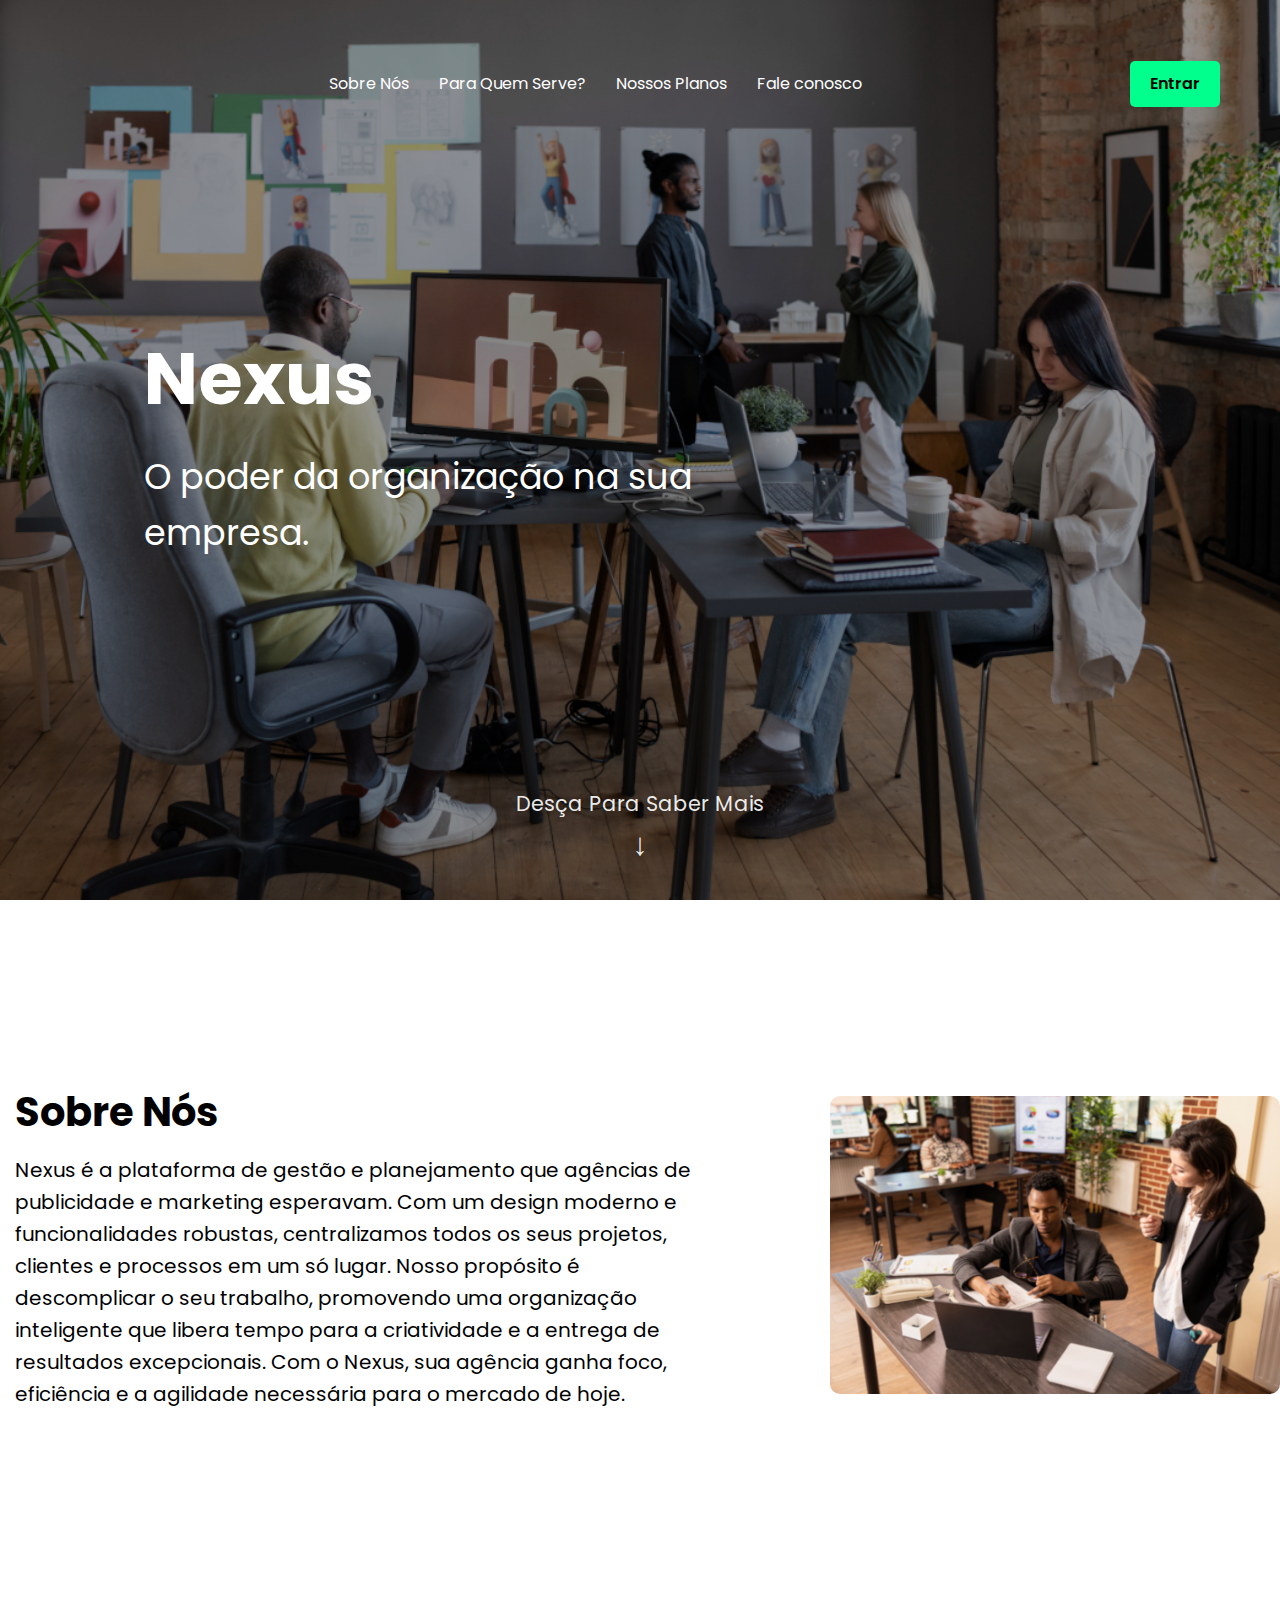
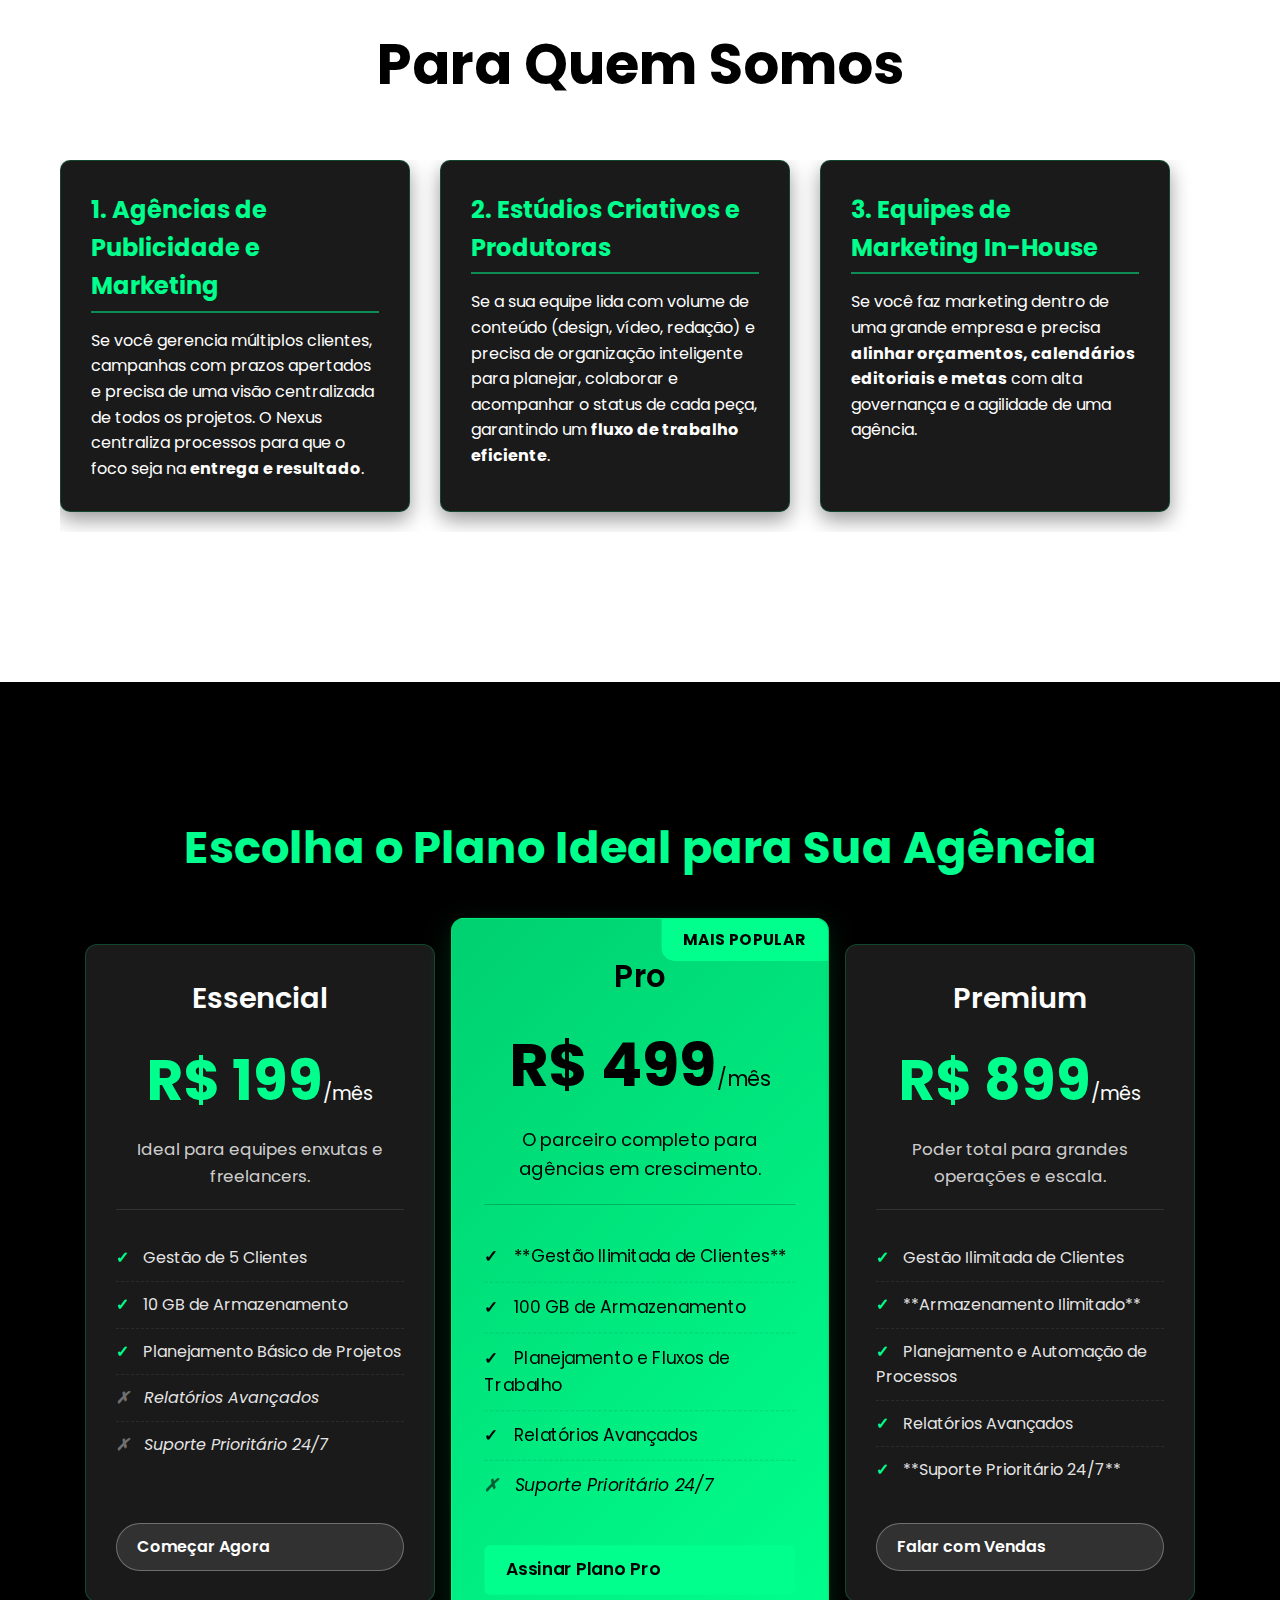
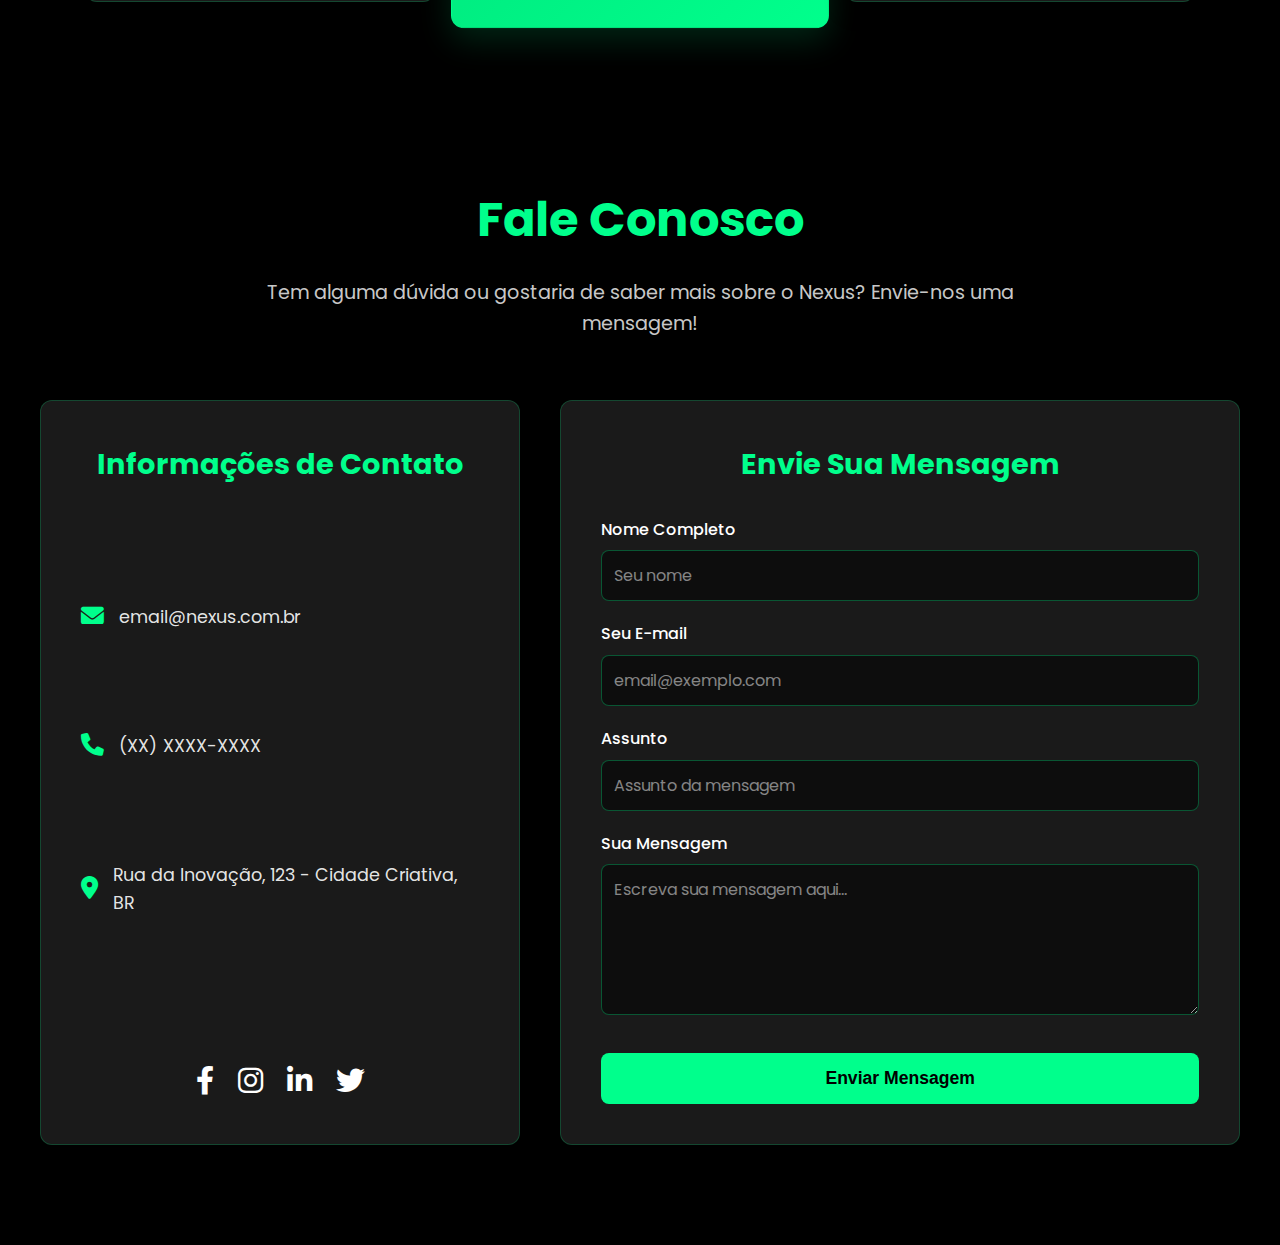
<file: nexus/index.html>
<!DOCTYPE html>
<html lang="pt-br">
<head>
    <meta charset="UTF-8">
    <meta name="viewport" content="width=device-width, initial-scale=1.0">
    <title>Nexus</title>
    <link rel="stylesheet" href="style.css">
    <link rel="stylesheet" href="https://cdnjs.cloudflare.com/ajax/libs/font-awesome/6.0.0-beta3/css/all.min.css" integrity="sha512-..." crossorigin="anonymous" referrerpolicy="no-referrer" />
</head>
<body>
    
    <header class="page-header">
        
        <div class="top-banner">
            <p>Sua organização aqui. <a href="#">Veja nossos Planos.</a>
       </p>
        </div>

        <div class="nav-bar">
            
            <div class="logo">
                
            </div>
            
            <nav class="main-nav">
                <ul>
                    <li><a href="#">Sobre Nós</a></li>
                    <li><a href="#">Para Quem Serve?</a></li>
                    <li><a href="#planos">Nossos Planos</a></li>
                    <li><a href="#">Fale conosco</a></li>
                </ul>
            </nav>
            
            <a href="./TelaLogin/Login.php" class="btn btn-primary">Entrar</a>
        </div>
        
        <div class="hero-section">
            <div class="hero-image"></div>
            
            <div class="hero-content">
                <h1>Nexus</h1>
                <p>O poder da organização na sua empresa.</p>
            </div>

            <div class="scroll-discover">
                <span>Desça Para Saber Mais</span>
                <span class="arrow-down">↓</span>
            </div>
        </div>
        
    </header>
    
    <main>
        <section class="pai-sobre">
        <section class="Sobre">
           <h2>Sobre Nós</h2>
           <p>Nexus é a plataforma de gestão e planejamento que agências de publicidade e marketing esperavam. Com um design moderno e funcionalidades robustas, centralizamos todos os seus projetos, clientes e processos em um só lugar. Nosso propósito é descomplicar o seu trabalho, promovendo uma organização inteligente que libera tempo para a criatividade e a entrega de resultados excepcionais. Com o Nexus, sua agência ganha foco, eficiência e a agilidade necessária para o mercado de hoje.</p>

        </section>
            <div class="imagem-sobre"><img src="diversos-colegas-discutem-ideias-de-estrategia.jpg" alt="imagem de pessoas trabalhando"></div>
        </section>


        <section class="paraquem">
        <h2>Para Quem Somos</h2>

        <div class="box_carrosel">
            
            <div class="topico_box">
                <h3 class="titulo_box">1. Agências de Publicidade e Marketing</h3>
                <p>Se você gerencia múltiplos clientes, campanhas com prazos apertados e precisa de uma visão centralizada de todos os projetos. O Nexus centraliza processos para que o foco seja na <strong>entrega e resultado</strong>.</p>
            </div>

            <div class="topico_box">
                <h3 class="titulo_box">2. Estúdios Criativos e Produtoras</h3>
                <p>Se a sua equipe lida com volume de conteúdo (design, vídeo, redação) e precisa de organização inteligente para planejar, colaborar e acompanhar o status de cada peça, garantindo um <strong>fluxo de trabalho eficiente</strong>.</p>
            </div>

            <div class="topico_box">
                <h3 class="titulo_box">3. Equipes de Marketing In-House</h3>
                <p>Se você faz marketing dentro de uma grande empresa e precisa <strong>alinhar orçamentos, calendários editoriais e metas</strong> com alta governança e a agilidade de uma agência.</p>
            </div>
            
        </div>
        </section>
    </main>

    <aside>
       <section class="secao_precos" id="planos">
    <h2>Escolha o Plano Ideal para Sua Agência</h2>

    <div class="box_planos container"> <div class="card-preco"> <h3 class="titulo_preco">Essencial</h3>
            <p class="preco_plano">R$ 199<span>/mês</span></p>
            <p class="subtitulo_plano">Ideal para equipes enxutas e freelancers.</p>
            <ul class="caract_plano">
                <li><span class="verificado">✓</span> Gestão de 5 Clientes</li>
                <li><span class="verificado">✓</span> 10 GB de Armazenamento</li>
                <li><span class="verificado">✓</span> Planejamento Básico de Projetos</li>
                <li class="desabilitado"><span class="verificado">✗</span> Relatórios Avançados</li>
                <li class="desabilitado"><span class="verificado">✗</span> Suporte Prioritário 24/7</li>
            </ul>
            <a href="#" class="btn btn-secondary">Começar Agora</a>
        </div>

        <div class="card-preco card-preco--apresenta"> <p class="tag_carac">Mais Popular</p>
            <h3 class="titulo_preco">Pro</h3>
            <p class="preco_plano">R$ 499<span>/mês</span></p>
            <p class="subtitulo_plano">O parceiro completo para agências em crescimento.</p>
            <ul class="caract_plano">
                <li><span class="verificado">✓</span> **Gestão Ilimitada de Clientes**</li>
                <li><span class="verificado">✓</span> 100 GB de Armazenamento</li>
                <li><span class="verificado">✓</span> Planejamento e Fluxos de Trabalho</li>
                <li><span class="verificado">✓</span> Relatórios Avançados</li>
                <li class="desabilitado"><span class="verificado">✗</span> Suporte Prioritário 24/7</li>
            </ul>
            <a href="#" class="btn btn-primary">Assinar Plano Pro</a>
        </div>

        <div class="card-preco"> <h3 class="titulo_preco">Premium</h3>
            <p class="preco_plano">R$ 899<span>/mês</span></p>
            <p class="subtitulo_plano">Poder total para grandes operações e escala.</p>
            <ul class="caract_plano">
                <li><span class="verificado">✓</span> Gestão Ilimitada de Clientes</li>
                <li><span class="verificado">✓</span> **Armazenamento Ilimitado**</li>
                <li><span class="verificado">✓</span> Planejamento e Automação de Processos</li>
                <li><span class="verificado">✓</span> Relatórios Avançados</li>
                <li><span class="verificado">✓</span> **Suporte Prioritário 24/7**</li>
            </ul>
            <a href="#" class="btn btn-secondary">Falar com Vendas</a>
        </div>

    </div>
</section>
    </aside>

    <footer>
        <section class="secao-fale-conosco">
    <div class="container">
        <h2 class="titulo-secao">Fale Conosco</h2>
        <p class="subtitulo-secao">Tem alguma dúvida ou gostaria de saber mais sobre o Nexus? Envie-nos uma mensagem!</p>

        <div class="conteudo-fale-conosco">
            <div class="info-contato">
                <h3>Informações de Contato</h3>
                <p><i class="icone-contato fas fa-envelope"></i> email@nexus.com.br</p>
                <p><i class="icone-contato fas fa-phone"></i> (XX) XXXX-XXXX</p>
                <p><i class="icone-contato fas fa-map-marker-alt"></i> Rua da Inovação, 123 - Cidade Criativa, BR</p>
                
                <div class="redes-sociais">
                    <a href="#" class="icone-social"><i class="fab fa-facebook-f"></i></a>
                    <a href="#" class="icone-social"><i class="fab fa-instagram"></i></a>
                    <a href="#" class="icone-social"><i class="fab fa-linkedin-in"></i></a>
                    <a href="#" class="icone-social"><i class="fab fa-twitter"></i></a>
                </div>
            </div>

            <div class="formulario-contato">
                <h3>Envie Sua Mensagem</h3>
                <form action="#" method="POST">
                    <div class="grupo-campo">
                        <label for="nome">Nome Completo</label>
                        <input type="text" id="nome" name="nome" placeholder="Seu nome" required>
                    </div>
                    <div class="grupo-campo">
                        <label for="email">Seu E-mail</label>
                        <input type="email" id="email" name="email" placeholder="email@exemplo.com" required>
                    </div>
                    <div class="grupo-campo">
                        <label for="assunto">Assunto</label>
                        <input type="text" id="assunto" name="assunto" placeholder="Assunto da mensagem" required>
                    </div>
                    <div class="grupo-campo">
                        <label for="mensagem">Sua Mensagem</label>
                        <textarea id="mensagem" name="mensagem" rows="5" placeholder="Escreva sua mensagem aqui..." required></textarea>
                    </div>
                    <button type="submit" class="btn-enviar-contato">Enviar Mensagem</button>
                </form>
            </div>
        </div>
    </div>
</section>
    </footer>
</body>
</html>
</file>
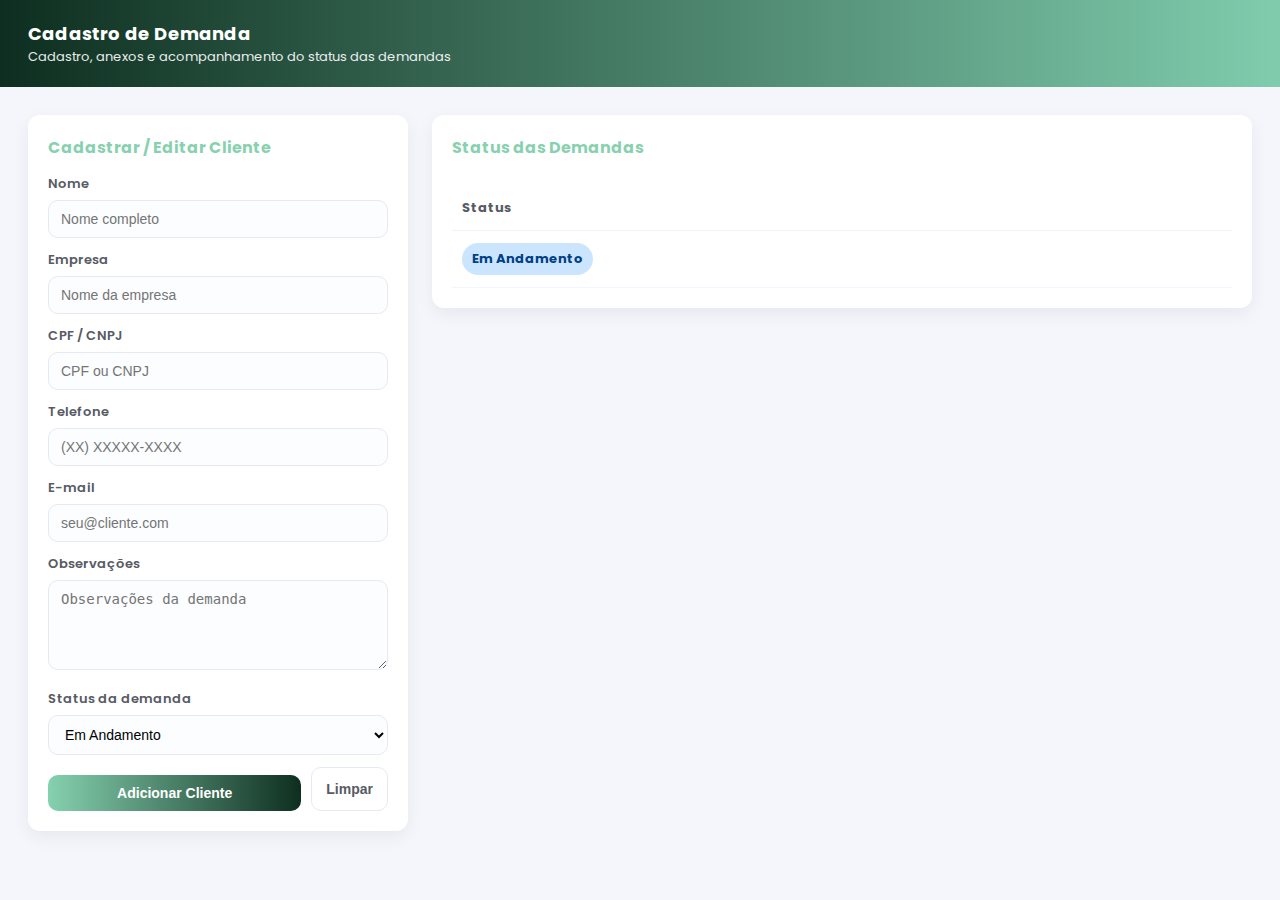
<file: Desenvolvimento/gestaoclientes/index.html>
<!DOCTYPE html>
<html lang="pt-BR">
<head>
  <meta charset="utf-8" />
  <meta name="viewport" content="width=device-width,initial-scale=1" />
  <title>Gestão de Clientes — Plataforma</title>

  <!-- Importa o CSS -->
  <link rel="stylesheet" href="style.css">
</head>
<body>
  <header>
    <div style="display:flex;flex-direction:column;">
      <h1>Cadastro de Demanda</h1>
      <p>Cadastro, anexos e acompanhamento do status das demandas</p>
    </div>
  </header>

  <main class="wrap">
    <section class="card form-side" aria-labelledby="form-title">
      <h2 id="form-title">Cadastrar / Editar Cliente</h2>

      <form id="clientForm" onsubmit="return false;">
        <label for="name">Nome</label>
        <input id="name" type="text" placeholder="Nome completo" required>

        <label for="company">Empresa</label>
        <input id="company" type="text" placeholder="Nome da empresa">

        <label for="cpf">CPF / CNPJ</label>
        <input id="cpf" type="text" placeholder="CPF ou CNPJ">

        <label for="phone">Telefone</label>
        <input id="phone" type="tel" placeholder="(XX) XXXXX-XXXX">

        <label for="email">E-mail</label>
        <input id="email" type="email" placeholder="seu@cliente.com">

        <label for="notes">Observações</label>
        <textarea id="notes" placeholder="Observações da demanda"></textarea>

        <label for="status">Status da demanda</label>
        <select id="status">
          <option value="pendente">Pendente</option>
          <option value="andamento" selected>Em Andamento</option>
          <option value="concluido">Concluído</option>
        </select>

        <div style="display:flex; gap:10px; margin-top:12px;">
          <button id="saveBtn" class="btn btn-primary">Adicionar Cliente</button>
          <button id="resetBtn" class="btn btn-ghost" type="button">Limpar</button>
        </div>

    
      </form>
    </section>

    <section class="card table-side" aria-labelledby="table-title">
      <h2 id="table-title">Status das Demandas</h2>
      <div style="overflow:auto">
        <table>
          <thead>
            <tr>
              <th>Status</th>
            </tr>
          </thead>
          <tbody>
            <tr>
              <td><span class="status">Em Andamento</span></td>
            </tr>
          </tbody>
        </table>
      </div>
    </section>
  </main>

  <!-- Importa o JS -->
  <script src="script.js"></script>
</body>
</html>
</file>
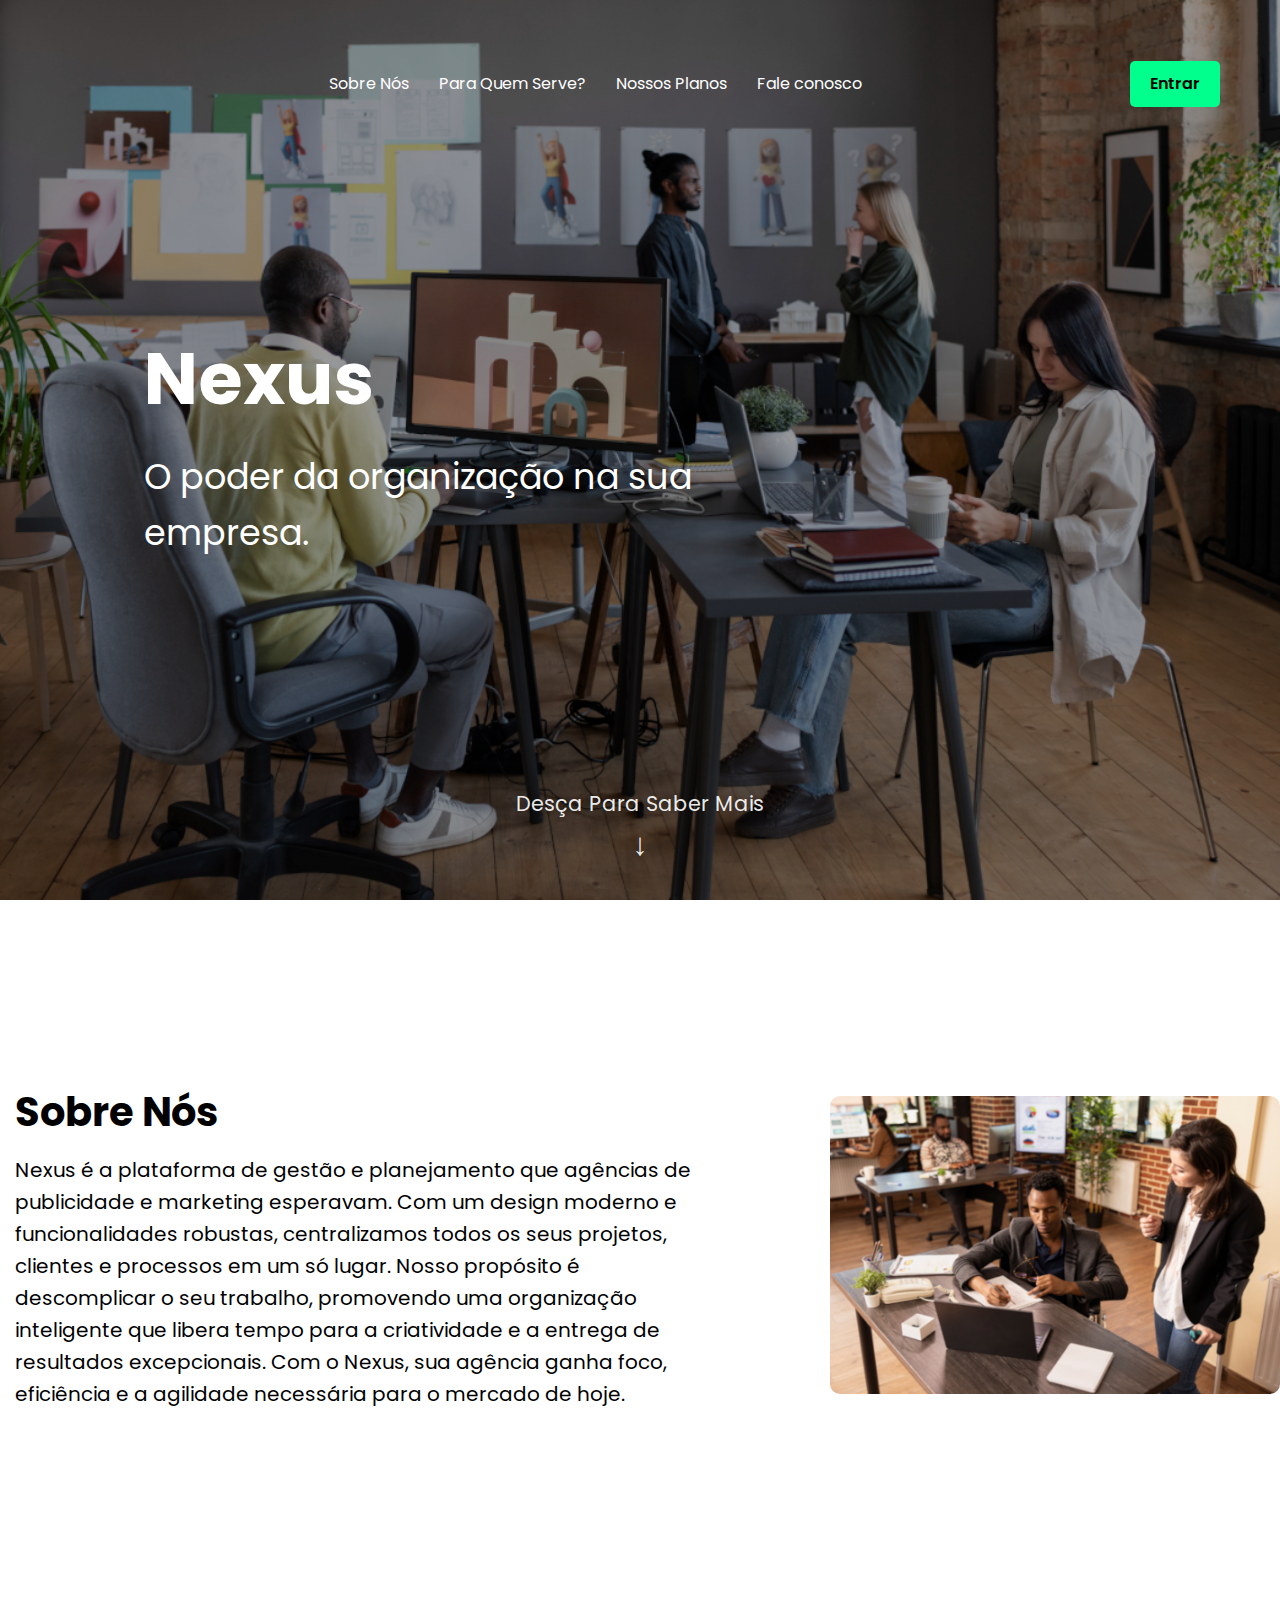
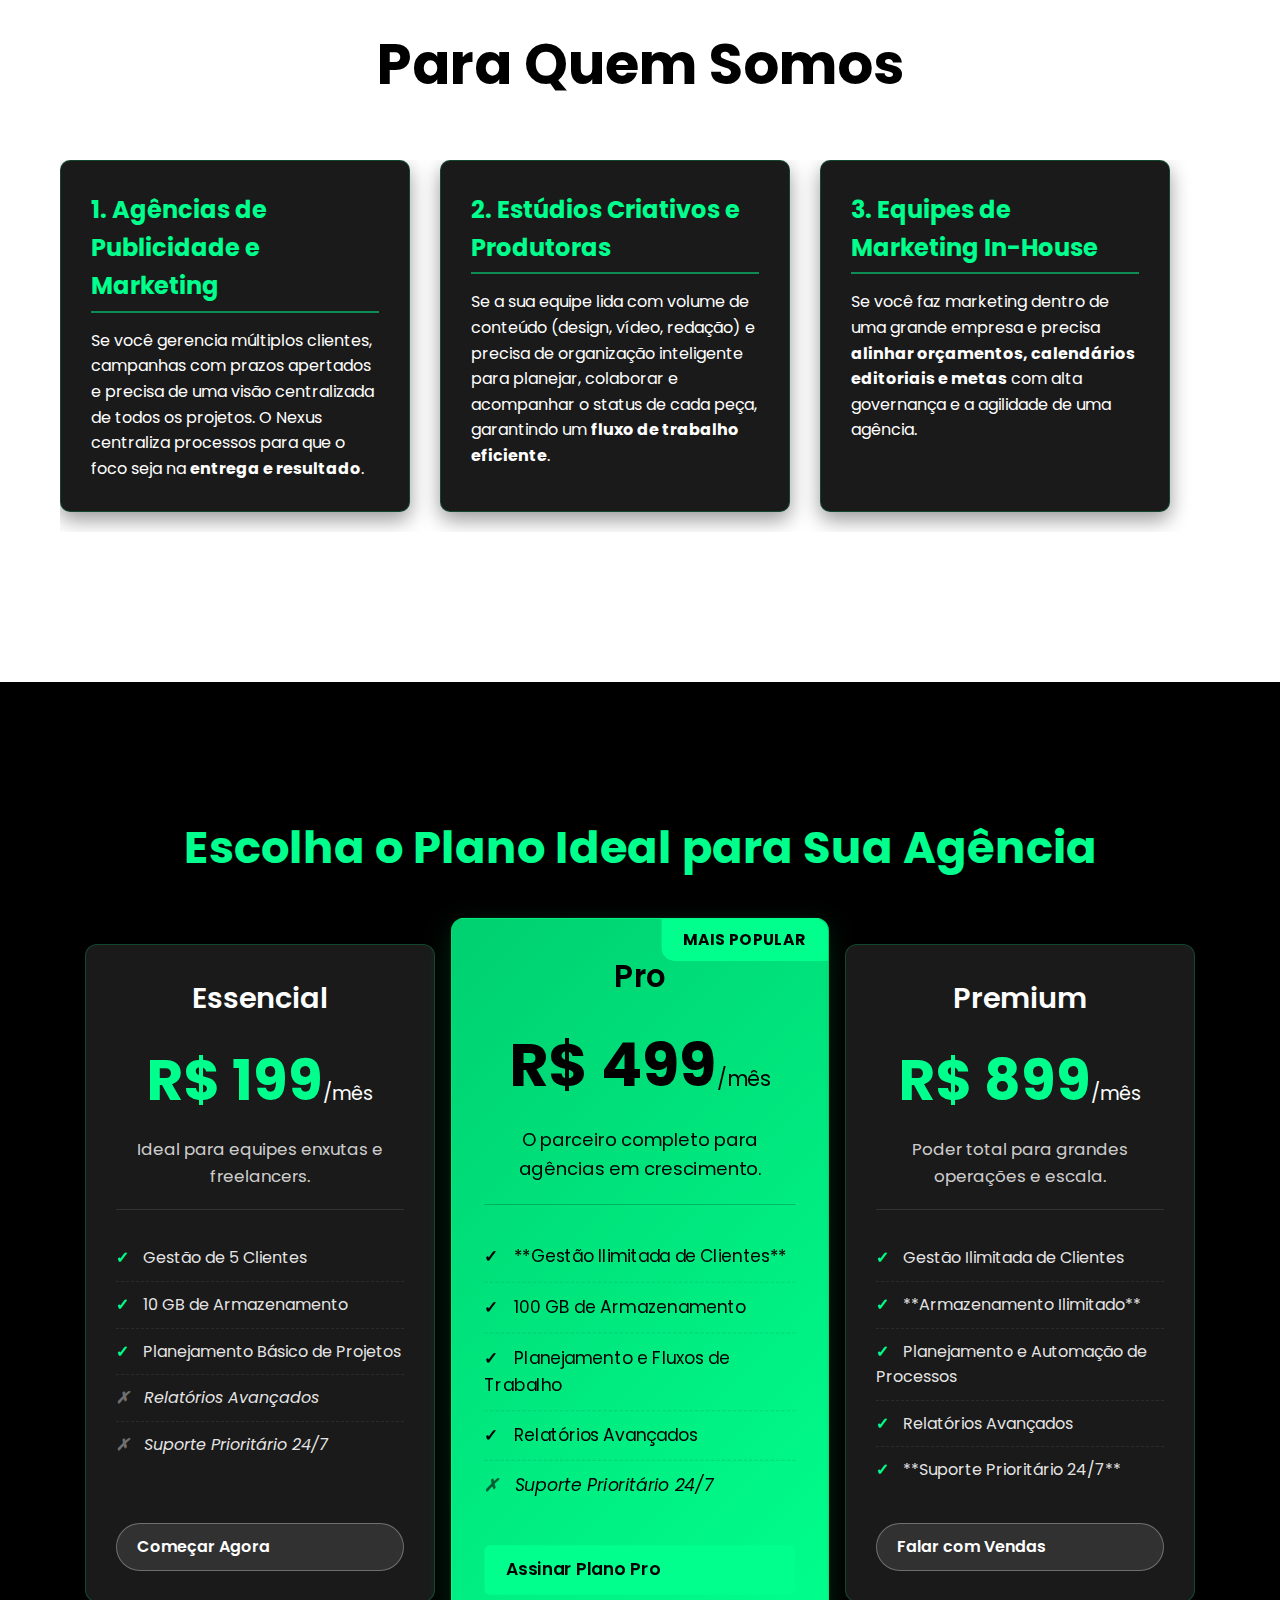
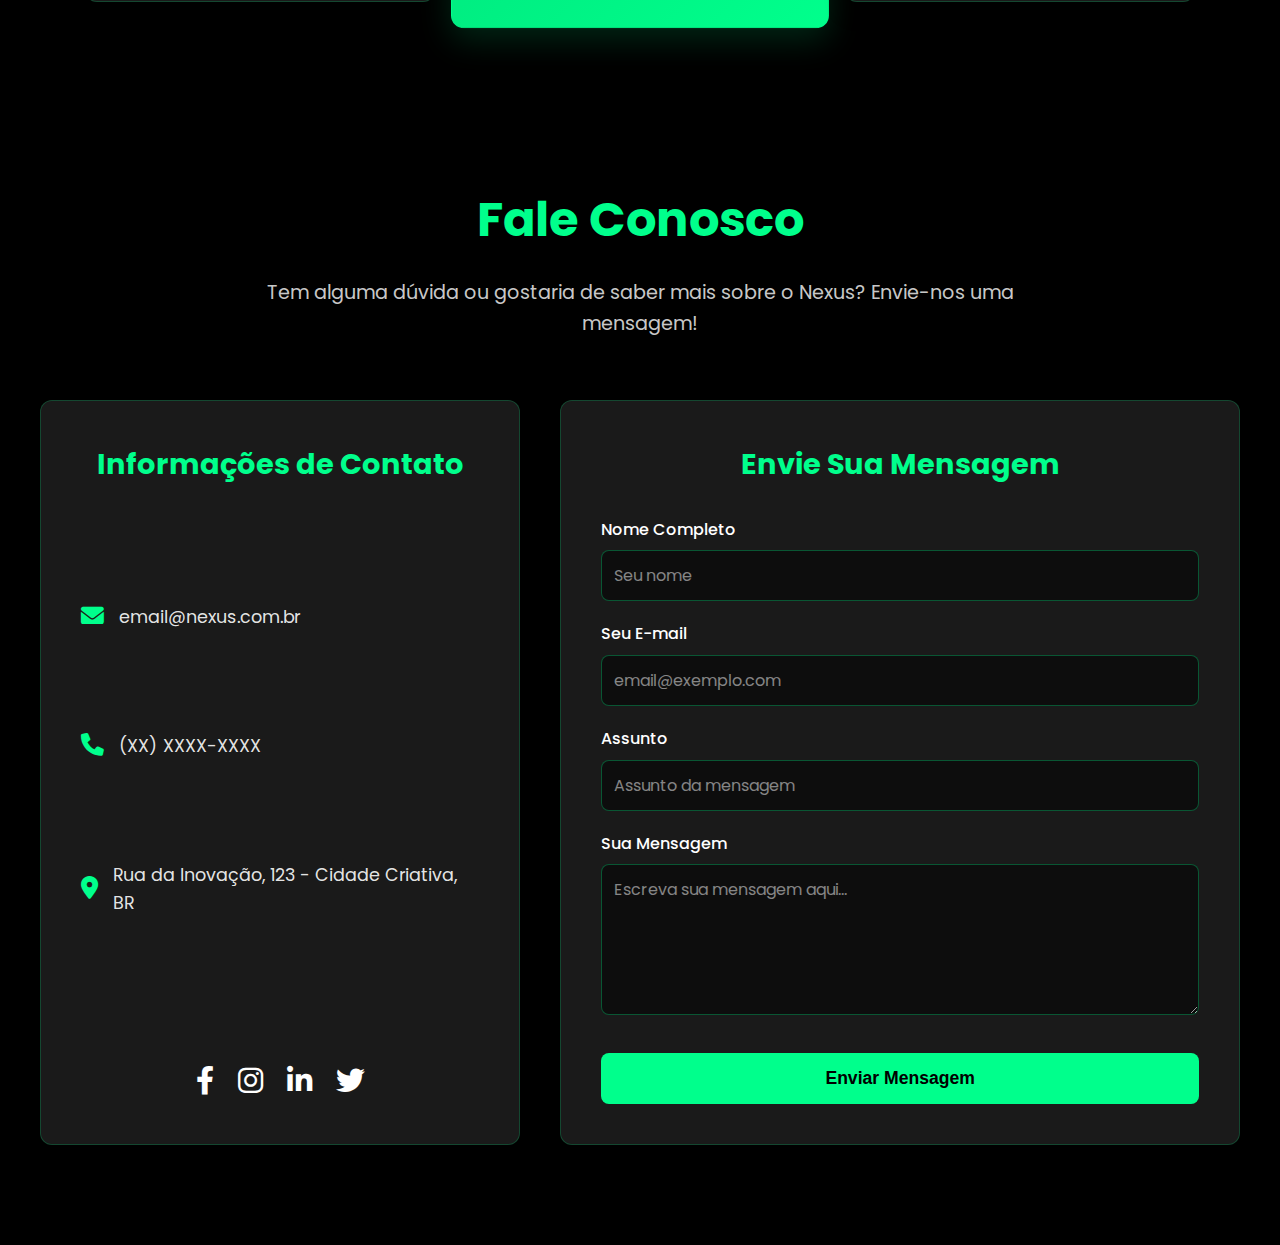
<file: sistema_publicidade-main/nexus/index.html>
<!DOCTYPE html>
<html lang="pt-br">
<head>
    <meta charset="UTF-8">
    <meta name="viewport" content="width=device-width, initial-scale=1.0">
    <title>Nexus</title>
    <link rel="stylesheet" href="style.css">
    <link rel="stylesheet" href="https://cdnjs.cloudflare.com/ajax/libs/font-awesome/6.0.0-beta3/css/all.min.css" integrity="sha512-..." crossorigin="anonymous" referrerpolicy="no-referrer" />
</head>
<body>
    
    <header class="page-header">
        
        <div class="top-banner">
            <p>Sua organização aqui. <a href="#">Veja nossos Planos.</a>
       </p>
        </div>

        <div class="nav-bar">
            
            <div class="logo">
                
            </div>
            
            <nav class="main-nav">
                <ul>
                    <li><a href="#">Sobre Nós</a></li>
                    <li><a href="#">Para Quem Serve?</a></li>
                    <li><a href="#planos">Nossos Planos</a></li>
                    <li><a href="#">Fale conosco</a></li>
                </ul>
            </nav>
            
            <a href="/TelaLogin/Login.php" class="btn btn-primary">Entrar</a>
        </div>
        
        <div class="hero-section">
            <div class="hero-image"></div>
            
            <div class="hero-content">
                <h1>Nexus</h1>
                <p>O poder da organização na sua empresa.</p>
            </div>

            <div class="scroll-discover">
                <span>Desça Para Saber Mais</span>
                <span class="arrow-down">↓</span>
            </div>
        </div>
        
    </header>
    
    <main>
        <section class="pai-sobre">
        <section class="Sobre">
           <h2>Sobre Nós</h2>
           <p>Nexus é a plataforma de gestão e planejamento que agências de publicidade e marketing esperavam. Com um design moderno e funcionalidades robustas, centralizamos todos os seus projetos, clientes e processos em um só lugar. Nosso propósito é descomplicar o seu trabalho, promovendo uma organização inteligente que libera tempo para a criatividade e a entrega de resultados excepcionais. Com o Nexus, sua agência ganha foco, eficiência e a agilidade necessária para o mercado de hoje.</p>

        </section>
            <div class="imagem-sobre"><img src="diversos-colegas-discutem-ideias-de-estrategia.jpg" alt="imagem de pessoas trabalhando"></div>
        </section>


        <section class="paraquem">
        <h2>Para Quem Somos</h2>

        <div class="box_carrosel">
            
            <div class="topico_box">
                <h3 class="titulo_box">1. Agências de Publicidade e Marketing</h3>
                <p>Se você gerencia múltiplos clientes, campanhas com prazos apertados e precisa de uma visão centralizada de todos os projetos. O Nexus centraliza processos para que o foco seja na <strong>entrega e resultado</strong>.</p>
            </div>

            <div class="topico_box">
                <h3 class="titulo_box">2. Estúdios Criativos e Produtoras</h3>
                <p>Se a sua equipe lida com volume de conteúdo (design, vídeo, redação) e precisa de organização inteligente para planejar, colaborar e acompanhar o status de cada peça, garantindo um <strong>fluxo de trabalho eficiente</strong>.</p>
            </div>

            <div class="topico_box">
                <h3 class="titulo_box">3. Equipes de Marketing In-House</h3>
                <p>Se você faz marketing dentro de uma grande empresa e precisa <strong>alinhar orçamentos, calendários editoriais e metas</strong> com alta governança e a agilidade de uma agência.</p>
            </div>
            
        </div>
        </section>
    </main>

    <aside>
       <section class="secao_precos" id="planos">
    <h2>Escolha o Plano Ideal para Sua Agência</h2>

    <div class="box_planos container"> <div class="card-preco"> <h3 class="titulo_preco">Essencial</h3>
            <p class="preco_plano">R$ 199<span>/mês</span></p>
            <p class="subtitulo_plano">Ideal para equipes enxutas e freelancers.</p>
            <ul class="caract_plano">
                <li><span class="verificado">✓</span> Gestão de 5 Clientes</li>
                <li><span class="verificado">✓</span> 10 GB de Armazenamento</li>
                <li><span class="verificado">✓</span> Planejamento Básico de Projetos</li>
                <li class="desabilitado"><span class="verificado">✗</span> Relatórios Avançados</li>
                <li class="desabilitado"><span class="verificado">✗</span> Suporte Prioritário 24/7</li>
            </ul>
            <a href="#" class="btn btn-secondary">Começar Agora</a>
        </div>

        <div class="card-preco card-preco--apresenta"> <p class="tag_carac">Mais Popular</p>
            <h3 class="titulo_preco">Pro</h3>
            <p class="preco_plano">R$ 499<span>/mês</span></p>
            <p class="subtitulo_plano">O parceiro completo para agências em crescimento.</p>
            <ul class="caract_plano">
                <li><span class="verificado">✓</span> **Gestão Ilimitada de Clientes**</li>
                <li><span class="verificado">✓</span> 100 GB de Armazenamento</li>
                <li><span class="verificado">✓</span> Planejamento e Fluxos de Trabalho</li>
                <li><span class="verificado">✓</span> Relatórios Avançados</li>
                <li class="desabilitado"><span class="verificado">✗</span> Suporte Prioritário 24/7</li>
            </ul>
            <a href="#" class="btn btn-primary">Assinar Plano Pro</a>
        </div>

        <div class="card-preco"> <h3 class="titulo_preco">Premium</h3>
            <p class="preco_plano">R$ 899<span>/mês</span></p>
            <p class="subtitulo_plano">Poder total para grandes operações e escala.</p>
            <ul class="caract_plano">
                <li><span class="verificado">✓</span> Gestão Ilimitada de Clientes</li>
                <li><span class="verificado">✓</span> **Armazenamento Ilimitado**</li>
                <li><span class="verificado">✓</span> Planejamento e Automação de Processos</li>
                <li><span class="verificado">✓</span> Relatórios Avançados</li>
                <li><span class="verificado">✓</span> **Suporte Prioritário 24/7**</li>
            </ul>
            <a href="#" class="btn btn-secondary">Falar com Vendas</a>
        </div>

    </div>
</section>
    </aside>

    <footer>
        <section class="secao-fale-conosco">
    <div class="container">
        <h2 class="titulo-secao">Fale Conosco</h2>
        <p class="subtitulo-secao">Tem alguma dúvida ou gostaria de saber mais sobre o Nexus? Envie-nos uma mensagem!</p>

        <div class="conteudo-fale-conosco">
            <div class="info-contato">
                <h3>Informações de Contato</h3>
                <p><i class="icone-contato fas fa-envelope"></i> email@nexus.com.br</p>
                <p><i class="icone-contato fas fa-phone"></i> (XX) XXXX-XXXX</p>
                <p><i class="icone-contato fas fa-map-marker-alt"></i> Rua da Inovação, 123 - Cidade Criativa, BR</p>
                
                <div class="redes-sociais">
                    <a href="#" class="icone-social"><i class="fab fa-facebook-f"></i></a>
                    <a href="#" class="icone-social"><i class="fab fa-instagram"></i></a>
                    <a href="#" class="icone-social"><i class="fab fa-linkedin-in"></i></a>
                    <a href="#" class="icone-social"><i class="fab fa-twitter"></i></a>
                </div>
            </div>

            <div class="formulario-contato">
                <h3>Envie Sua Mensagem</h3>
                <form action="#" method="POST">
                    <div class="grupo-campo">
                        <label for="nome">Nome Completo</label>
                        <input type="text" id="nome" name="nome" placeholder="Seu nome" required>
                    </div>
                    <div class="grupo-campo">
                        <label for="email">Seu E-mail</label>
                        <input type="email" id="email" name="email" placeholder="email@exemplo.com" required>
                    </div>
                    <div class="grupo-campo">
                        <label for="assunto">Assunto</label>
                        <input type="text" id="assunto" name="assunto" placeholder="Assunto da mensagem" required>
                    </div>
                    <div class="grupo-campo">
                        <label for="mensagem">Sua Mensagem</label>
                        <textarea id="mensagem" name="mensagem" rows="5" placeholder="Escreva sua mensagem aqui..." required></textarea>
                    </div>
                    <button type="submit" class="btn-enviar-contato">Enviar Mensagem</button>
                </form>
            </div>
        </div>
    </div>
</section>
    </footer>
</body>
</html>
</file>
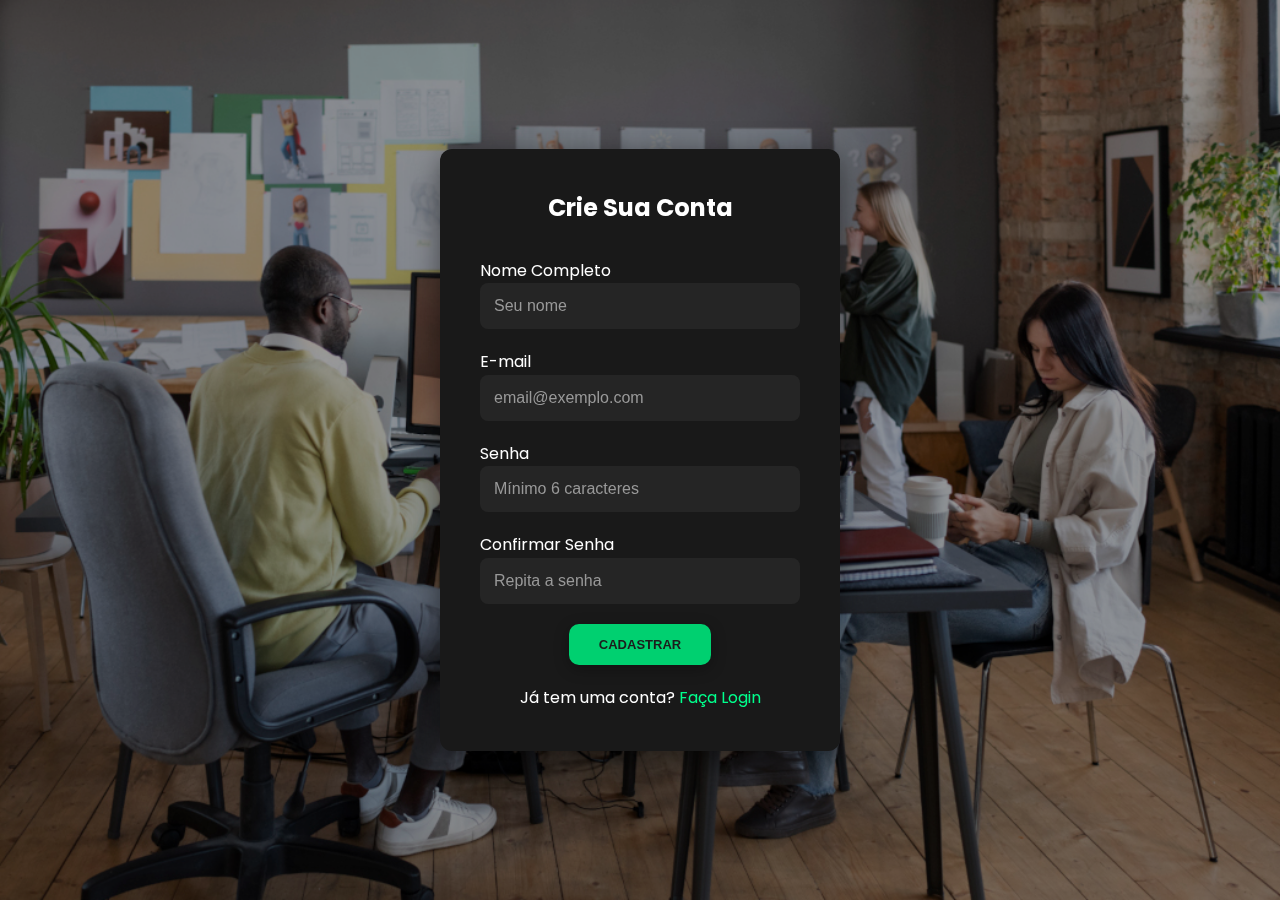
<file: Desenvolvimento/TelaCadastro/TelaCadastro.html>
<!DOCTYPE html>
<html lang="pt-br">
<head>
  <meta charset="UTF-8" />
  <meta name="viewport" content="width=device-width, initial-scale=1.0"/>
  <title>Cadastro - Nexus</title>  
    <link href="https://cdn.jsdelivr.net/npm/bootstrap-icons@1.11.1/font/bootstrap-icons.css" rel="stylesheet">

  <link rel="stylesheet" href="../style.css" />
  <link rel="stylesheet" href="Cadastro.css" />
</head>
<body class=" cadastro-page">

    <div class="background"></div>
    
    <div class="cadastro-container">
         <div class="cadastro-box">
        <form class="cadastro-form">
            <h2>Crie Sua Conta</h2>

            <div class="input-group">
                <label for="nome">Nome Completo</label>
                <input type="text" id="nome" placeholder="Seu nome" required>
            </div>

            <div class="input-group">
                <label for="email">E-mail</label>
                <input type="email" id="email" placeholder="email@exemplo.com" required>
            </div>

            <div class="input-group">
                <label for="senha">Senha</label>
                <input type="password" id="senha" placeholder="Mínimo 6 caracteres" required minlength="6">
            </div>

            <div class="input-group">
                <label for="confirmar-senha">Confirmar Senha</label>
                <input type="password" id="confirmar-senha" placeholder="Repita a senha" required minlength="6">
            </div>

            <button type="submit" class="btn-primary">Cadastrar</button>

            <p class="login-link">
                Já tem uma conta? <a href="#">Faça Login</a>
            </p>
        </form>
    </div>
</body>
</html>
</file>
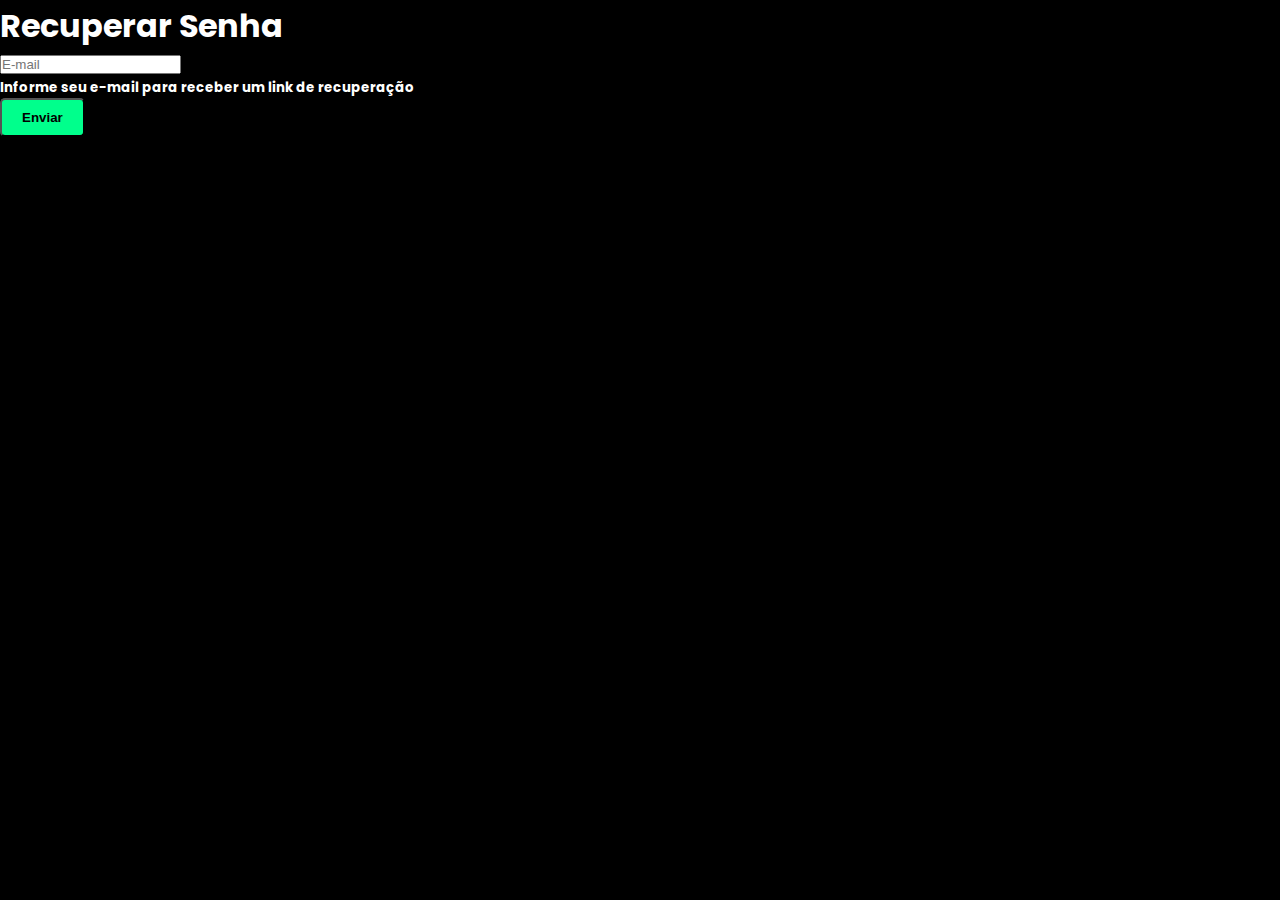
<file: Desenvolvimento/TelaLogin/EsqueceuSenha.html>
<!DOCTYPE html>
<html lang="pt-br">
<head>
  <meta charset="UTF-8" />
  <meta name="viewport" content="width=device-width, initial-scale=1.0"/>
  <title>Login - Nexus</title>  
    <link href="https://cdn.jsdelivr.net/npm/bootstrap-icons@1.11.1/font/bootstrap-icons.css" rel="stylesheet">

  <link rel="stylesheet" href="../style.css" />
  <link rel="stylesheet" href="Login.css" />
</head>
<body class="login-page">

  <div class="background"></div>

  <div class="login-container">
    <div class="login-box">
      <h1>Recuperar Senha</h1>
        <div class="input-group">
          <input type="email" id="email" placeholder="E-mail" required />
        </div>
        <h5>Informe seu e-mail para receber um link de recuperação</h5>
        <button type="submit" class="btn btn-primary login-button">Enviar</button>
      </form>

    </div>
  </div>

</body>
</html>
</file>
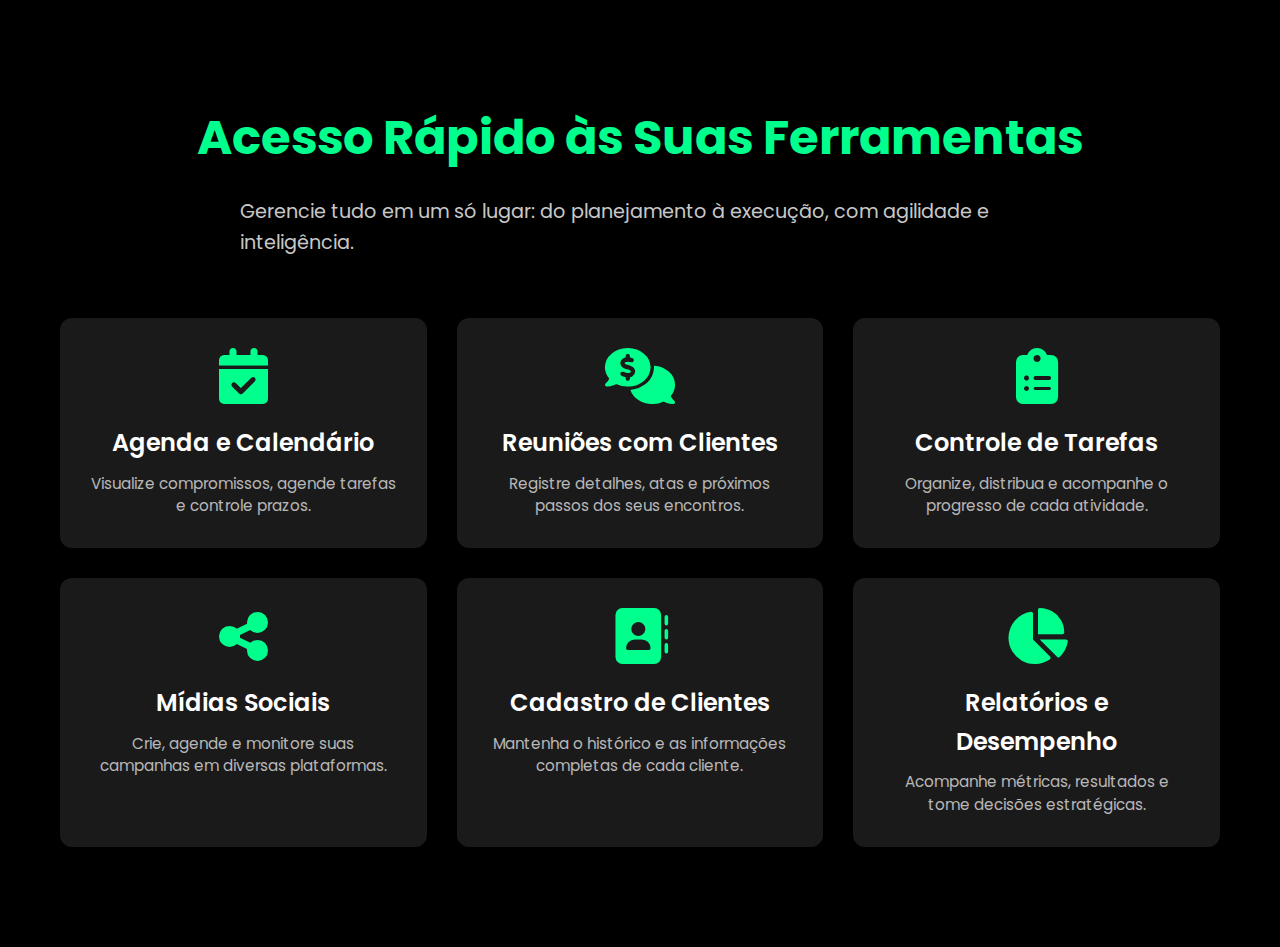
<file: Desenvolvimento/telaprincipal/telaprincipal.html>
<!DOCTYPE html>
<html lang="pt-br">
<head>
    <meta charset="UTF-8">
    <meta name="viewport" content="width=device-width, initial-scale=1.0">
    <title>Tela Ferramentas</title>
    <link rel="stylesheet" href="tela.css">
    <link rel="stylesheet" href="../style.css">
    <link rel="stylesheet" href="https://cdnjs.cloudflare.com/ajax/libs/font-awesome/6.4.2/css/all.min.css" referrerpolicy="no-referrer" />
</head>
<body>
    <section class="secao-ferramentas">
    <div class="container">
        <h2 class="titulo-secao">Acesso Rápido às Suas Ferramentas</h2>
        <p class="subtitulo-secao">Gerencie tudo em um só lugar: do planejamento à execução, com agilidade e inteligência.</p>

        <div class="grade-ferramentas">
            <a href="#" class="card-ferramenta">
                <i class="icone-ferramenta fas fa-calendar-check"></i> <h3 class="titulo-ferramenta">Agenda e Calendário</h3>
                <p class="descricao-ferramenta">Visualize compromissos, agende tarefas e controle prazos.</p>
            </a>

            <a href="#" class="card-ferramenta">
                <i class="icone-ferramenta fas fa-comments-dollar"></i> <h3 class="titulo-ferramenta">Reuniões com Clientes</h3>
                <p class="descricao-ferramenta">Registre detalhes, atas e próximos passos dos seus encontros.</p>
            </a>

            <a href="#" class="card-ferramenta">
                <i class="icone-ferramenta fas fa-clipboard-list"></i> <h3 class="titulo-ferramenta">Controle de Tarefas</h3>
                <p class="descricao-ferramenta">Organize, distribua e acompanhe o progresso de cada atividade.</p>
            </a>

            <a href="#" class="card-ferramenta">
                <i class="icone-ferramenta fas fa-share-nodes"></i> <h3 class="titulo-ferramenta">Mídias Sociais</h3>
                <p class="descricao-ferramenta">Crie, agende e monitore suas campanhas em diversas plataformas.</p>
            </a>

            <a href="../gestaoclientes/index.html" class="card-ferramenta">
                <i class="icone-ferramenta fas fa-address-book"></i> <h3 class="titulo-ferramenta">Cadastro de Clientes</h3>
                <p class="descricao-ferramenta">Mantenha o histórico e as informações completas de cada cliente.</p>
            </a>

            <a href="#" class="card-ferramenta">
                <i class="icone-ferramenta fas fa-chart-pie"></i> <h3 class="titulo-ferramenta">Relatórios e Desempenho</h3>
                <p class="descricao-ferramenta">Acompanhe métricas, resultados e tome decisões estratégicas.</p>
            </a>
        </div>
    </div>
</section>
</body>
</html>
</file>
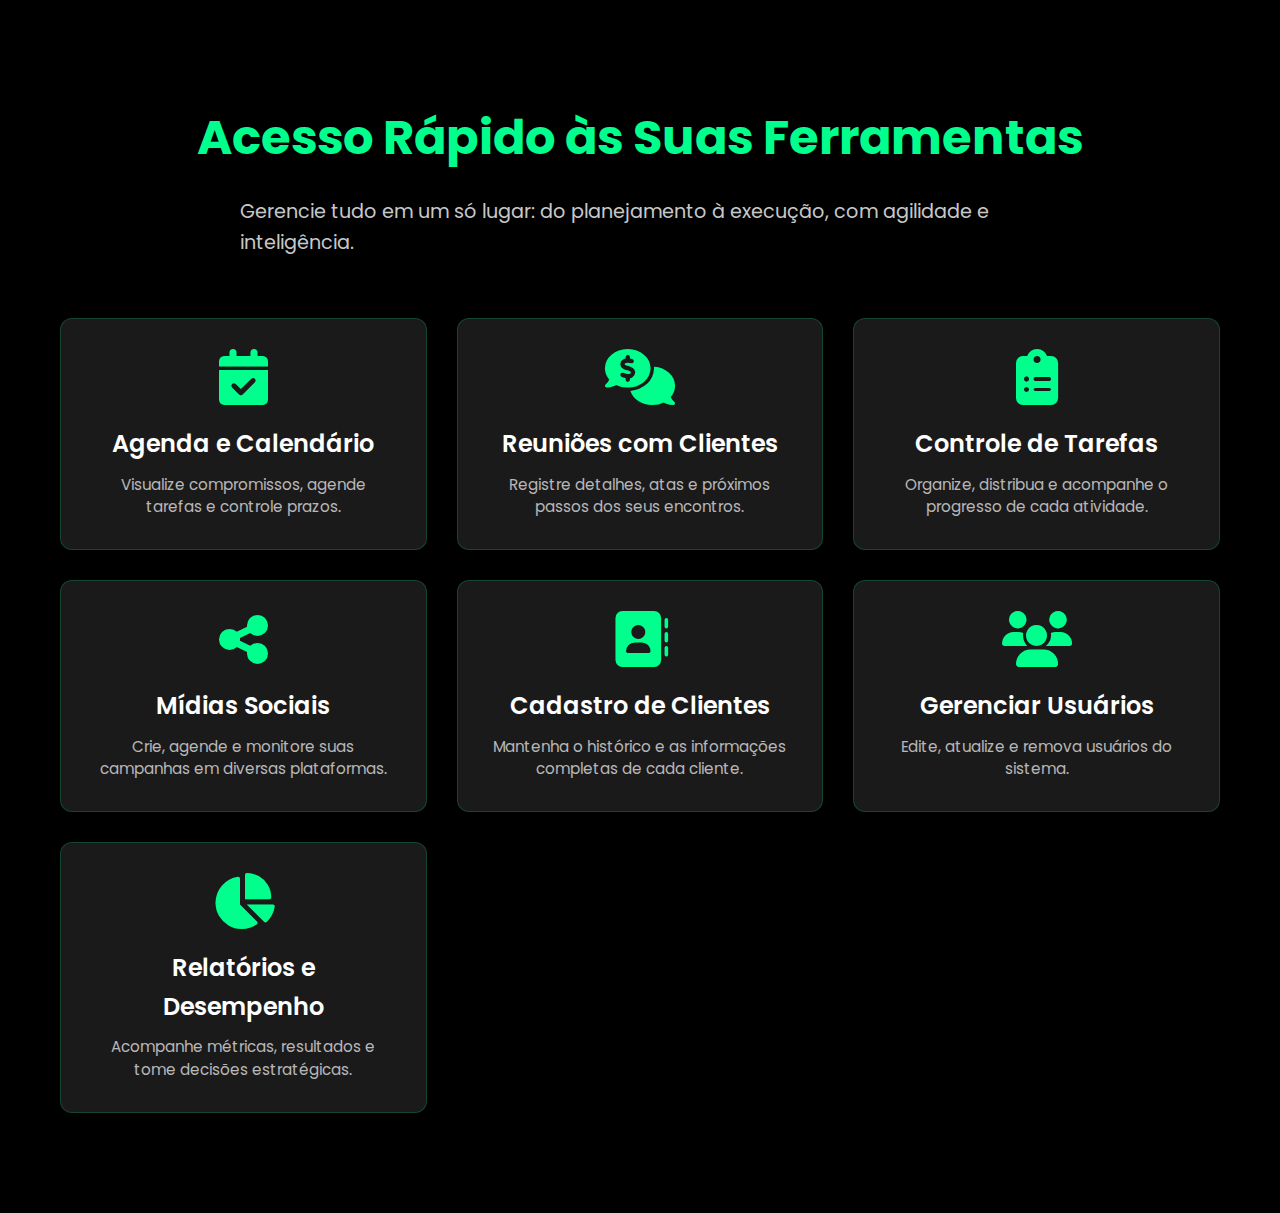
<file: nexus/telaprincipal/telaprincipal.html>
<!DOCTYPE html>
<html lang="pt-br">
<head>
    <meta charset="UTF-8">
    <meta name="viewport" content="width=device-width, initial-scale=1.0">
    <title>Tela Ferramentas</title>
    <link rel="stylesheet" href="tela.css">
    <link rel="stylesheet" href="../style.css">
    <link rel="stylesheet" href="https://cdnjs.cloudflare.com/ajax/libs/font-awesome/6.4.2/css/all.min.css" referrerpolicy="no-referrer" />
</head>
<body>
    <section class="secao-ferramentas">
    <div class="container">
        <h2 class="titulo-secao">Acesso Rápido às Suas Ferramentas</h2>
        <p class="subtitulo-secao">Gerencie tudo em um só lugar: do planejamento à execução, com agilidade e inteligência.</p>

        <div class="grade-ferramentas">
            <a href="#" class="card-ferramenta">
                <i class="icone-ferramenta fas fa-calendar-check"></i> <h3 class="titulo-ferramenta">Agenda e Calendário</h3>
                <p class="descricao-ferramenta">Visualize compromissos, agende tarefas e controle prazos.</p>
            </a>

            <a href="#" class="card-ferramenta">
                <i class="icone-ferramenta fas fa-comments-dollar"></i> <h3 class="titulo-ferramenta">Reuniões com Clientes</h3>
                <p class="descricao-ferramenta">Registre detalhes, atas e próximos passos dos seus encontros.</p>
            </a>

            <a href="#" class="card-ferramenta">
                <i class="icone-ferramenta fas fa-clipboard-list"></i> <h3 class="titulo-ferramenta">Controle de Tarefas</h3>
                <p class="descricao-ferramenta">Organize, distribua e acompanhe o progresso de cada atividade.</p>
            </a>

            <a href="#" class="card-ferramenta">
                <i class="icone-ferramenta fas fa-share-nodes"></i> <h3 class="titulo-ferramenta">Mídias Sociais</h3>
                <p class="descricao-ferramenta">Crie, agende e monitore suas campanhas em diversas plataformas.</p>
            </a>

            <a href="../gestaoclientes/index.html" class="card-ferramenta">
                <i class="icone-ferramenta fas fa-address-book"></i> <h3 class="titulo-ferramenta">Cadastro de Clientes</h3>
                <p class="descricao-ferramenta">Mantenha o histórico e as informações completas de cada cliente.</p>
            </a>

            <a href="../usuarios/index.php" class="card-ferramenta">
                <i class="icone-ferramenta fas fa-users"></i> <h3 class="titulo-ferramenta">Gerenciar Usuários</h3>
                <p class="descricao-ferramenta">Edite, atualize e remova usuários do sistema.</p>
            </a>

            <a href="#" class="card-ferramenta">
                <i class="icone-ferramenta fas fa-chart-pie"></i> <h3 class="titulo-ferramenta">Relatórios e Desempenho</h3>
                <p class="descricao-ferramenta">Acompanhe métricas, resultados e tome decisões estratégicas.</p>
            </a>
        </div>
    </div>
</section>
</body>
</html>
</file>
<file: Desenvolvimento/gestaoclientes/style.css>
@import url('https://fonts.googleapis.com/css2?family=Poppins:wght@300;400;600;700&display=swap');

:root{
  --bg: #f4f6fb;
  --card: #ffffff;
  --accent-1: rgba(2, 36, 21, 0.952);
  --accent-2:rgba(13, 163, 96, 0.5);
  --accent-btn: #ff7a18;
  --muted: #575b64;
  --radius: 12px;
}

*{box-sizing:border-box}
body{
  margin:0;
  font-family: "Poppins", system-ui, -apple-system, "Segoe UI", Roboto, "Helvetica Neue", Arial;
  background: var(--bg);
  color: #1f2d3d;
  -webkit-font-smoothing:antialiased;
  -moz-osx-font-smoothing:grayscale;
}

header{
  background: linear-gradient(90deg,var(--accent-1),var(--accent-2));
  color:white;
  padding:20px 28px;
  display:flex;
  align-items:center;
  gap:16px;
}
header h1{
  margin:0;
  font-size:18px;
  letter-spacing:0.2px;
}
header p{margin:0; opacity:0.9; font-size:13px}

.wrap{
  padding:28px;
  display:flex;
  gap:24px;
  align-items:flex-start;
}

.card{
  background:var(--card);
  border-radius:var(--radius);
  padding:20px;
  box-shadow: 0 6px 18px rgba(16,24,40,0.06);
}

.form-side{flex: 0 0 380px}
.table-side{flex: 1; min-width:320px}

.form-side h2, .table-side h2{
  margin:0 0 14px 0;
  color:var(--accent-2);
  font-size:16px;
}

label{
  display:block;
  font-size:13px;
  margin:12px 0 6px;
  color:var(--muted);
  font-weight:600;
}

input, textarea, select{
  width:100%;
  padding:10px 12px;
  border-radius:10px;
  border:1px solid #e6e9f2;
  background:#fbfdff;
  font-size:14px;
  outline: none;
}
textarea{min-height:90px; resize:vertical}

.btn{
  display:inline-flex;
  align-items:center;
  justify-content:center;
  gap:8px;
  padding:10px 14px;
  border-radius:10px;
  border:none;
  cursor:pointer;
  font-weight:600;
  font-size:14px;
}

.btn-primary{
  background: linear-gradient(90deg,var(--accent-2),var(--accent-1));
  color:white;
  width:100%;
  margin-top:8px;
}

.btn-ghost{
  background:transparent;
  border:1px solid #e6e9f2;
  color:var(--muted);
}

table{
  width:100%;
  border-collapse:collapse;
  margin-top:12px;
  font-size:14px;
}
thead th{
  text-align:left;
  font-size:13px;
  color:var(--muted);
  padding:12px 10px;
  border-bottom:1px solid #eff3fb;
}
tbody td{
  padding:12px 10px;
  border-bottom:1px solid #f1f5ff;
}

.status{
  display:inline-block;
  padding:6px 10px;
  border-radius:999px;
  font-weight:700;
  font-size:13px;
  background:#cce5ff;
  color:#004085;
}

@media (max-width:900px){
  .wrap{flex-direction:column; padding:16px}
  .form-side{order:2}
  .table-side{order:1}
}
</file>
<file: Desenvolvimento/TelaCadastro/Cadastro.css>
@import url('https://fonts.googleapis.com/css2?family=Poppins:wght@400;600;700&display=swap');

:root {
  --primary-color: #000;
  --text-color: #fff;
  --accent-color: #00ff8c;
  --font-family: 'Poppins', sans-serif;
}

header {
    width: 100%;
    padding: 18px 0;
    color: var(--text-color);
    position: fixed; /* CHAVE: Fixa o menu na tela */
    top: 0;          /* CHAVE: Alinha o menu no topo */
    left: 0;
    z-index: 2000;   /* Garante que fique acima do conteúdo de login */
}

.main-nav ul {
    list-style: none;
    padding: 0;
    margin: 0 auto;
    display: flex;
    justify-content: flex-end; /* Centraliza os links horizontalmente */
    max-width: 1200px;
}

.main-nav li {
    margin: 0 10px; /* Espaçamento entre os links */
}

.main-nav a {
    text-decoration: none;
    color: var(--text-color); /* Links em branco */
    font-size: 1.0rem; 
    font-weight: 400; 
    padding: 5x 10px;
    transition: color 0.3s ease;
}

.main-nav a:hover {
    color: var(--primary-color);
}

body.cadastro-page {
  background-color: var(--primary-color);
  color: var(--text-color);
  font-family: var(--font-family);
  margin: 0;
  padding: 0;
  display: flex;
  justify-content: center;
  align-items: center;
  min-height: 100vh;
  overflow: hidden;
  position: relative;
}

/* Fundo com imagem escura */
.background {
  position: fixed;
  top: 0;
  left: 0;
  width: 100%;
  height: 100%;
  background-image: url('fundo.jpg');
  background-size: cover;
  background-position: center 30%;
  filter: brightness(0.6);
  z-index: -1;
}

/* Container principal */

.login-container {
  display: flex;
  justify-content: center;
  align-items: center;
  width: 100%;
  padding: 40px 20px;
}

/* Caixa de cadastro sem fundo branco */
.cadastro-box {
  background-color: #191919; /* fundo sólido */
  padding: 40px;
  border-radius: 12px;
  width: 100%;
  max-width: 400px;
  box-shadow: 0 8px 30px rgba(0, 0, 0, 0.5);
  text-align: left;
}

.cadastro-form h2 {
    text-align: center;
    margin-bottom: 30px; /* Mantendo a margem que parece estar no design */
    color: var(--text-color);
}

.login-link {
    text-align: center;
    margin-top: 20px;
}

.login-link a {
  color: var(--accent-color);
  transition: color 0.3s;
}

/* Inputs */
.input-group {
  margin-bottom: 20px;
  position: relative;
}

.input-group input {
  width: 100%;
  padding: 14px;
  border-radius: 8px;
  border: none;
  font-size: 16px;
  background-color: #252525;
  color: var(--text-color);
}

.input-group input::placeholder {
  color: #999;
}

/* Botão de cadastro */
.btn-primary {
  display: block;
  margin: 20px auto;
  padding: 13px 30px;
  border: none;
  border-radius: 10px;
  font-size: 13px;
  font-weight: 700;
  color: #1c1c1c;
  background-color: #00d070;
  box-shadow: 0 4px 15px rgba(0, 0, 0, 0.3);
  cursor: pointer;
  text-transform: uppercase;
  transition: background-color 0.2s, color 0.2s, box-shadow 0.2s;
}
</file>
<file: Desenvolvimento/TelaLogin/Login.css>
@import url('https://fonts.googleapis.com/css2?family=Poppins:wght@400;600;700&display=swap');

:root {
  --primary-color: #000;
  --text-color: #fff;
  --accent-color: #00ff8c;
  --font-family: 'Poppins', sans-serif;
}

header {
    width: 100%;
    padding: 18px 0;
    color: var(--text-color);
    position: fixed; /* CHAVE: Fixa o menu na tela */
    top: 0;          /* CHAVE: Alinha o menu no topo */
    left: 0;
    z-index: 2000;   /* Garante que fique acima do conteúdo de login */
}

.main-nav ul {
    list-style: none;
    padding: 0;
    margin: 0 auto;
    display: flex;
    justify-content: flex-end; /* Centraliza os links horizontalmente */
    max-width: 1200px;
}

.main-nav li {
    margin: 0 10px; /* Espaçamento entre os links */
}

.main-nav a {
    text-decoration: none;
    color: var(--text-color); /* Links em branco */
    font-size: 1.0rem; 
    font-weight: 400; 
    padding: 5x 10px;
    transition: color 0.3s ease;
}

.main-nav a:hover {
    color: var(--primary-color);
}

body.pagina-login {
  background-color: var(--primary-color);
  color: var(--text-color);
  font-family: var(--font-family);
  margin: 0;
  padding: 0;
  display: flex;
  justify-content: center;
  align-items: center;
  min-height: 100vh;
  overflow: hidden;
  position: relative;
}

body.pagina-RecuperarSenha {
  background-color: var(--primary-color);
  color: var(--text-color);
  font-family: var(--font-family);
  margin: 0;
  padding: 0;
  display: flex;
  justify-content: center;
  align-items: center;
  min-height: 100vh;
  overflow: hidden;
  position: relative;
}

.fundo {
  position: fixed;
  top: 0;
  left: 0;
  width: 100%;
  height: 100%;
  background-image: url('fundo.jpg');
  background-size: cover;
  background-position: center 30%;
  filter: brightness(0.6);
  z-index: -1;
}

/* Container principal */
.container-login {
  display: flex;
  justify-content: center;
  align-items: center;
  width: 100%;
  padding: 40px 20px;
}

.caixa-login {
  background-color: rgba(31, 30, 30, 0.80);
  padding: 40px;
  border-radius: 12px;
  width: 100%;
  max-width: 400px;
  box-shadow: 0 8px 30px rgba(0, 0, 0, 0.5);
  text-align: center;
}

.caixa-login h1 {
  font-size: 2em;
  margin-bottom: 30px;
  color: var(--text-color);
}

/* Inputs */
.grupo-input {
  margin-bottom: 20px;
  position: relative;
}

.grupo-input input{
  width: 100%;
  padding: 14px;
  border-radius: 8px;
  border: none;
  font-size: 16px;
  background-color: #1c1c1c;
  color: var(--text-color);
}

.grupo-input input:-webkit-autofill,
.grupo-input input:-webkit-autofill:hover,
.grupo-input input:-webkit-autofill:focus,
.grupo-input input:-webkit-autofill:active {
    -webkit-box-shadow: 0 0 0 30px #1c1c1c inset !important;
    -webkit-text-fill-color: var(--text-color) !important;
}

.caixa-login h5 {
  color: #ccc; /* Cor um pouco mais suave */
  font-weight: 400;
  font-size: 0.9em;
  margin-top: 0;
  margin-bottom: 15px; /* Espaço antes do botão */
  line-height: 1.4;
}

/* Olho da senha */
.grupo-senha .alternar-senha {
  position: absolute;
  right: 15px;
  top: 50%;
  transform: translateY(-50%);
  cursor: pointer;
  color: #fff;
}

/* Botão de login */
.botao-login {
  display: block;
  margin: 20px auto;
  padding: 13px 30px;
  border: none;
  border-radius: 10px;
  font-size: 13px;
  font-weight: 700;
  color: #1c1c1c;
  background-color: #00d070;
  box-shadow: 0 4px 15px rgba(0, 0, 0, 0.3);
  cursor: pointer;
  text-transform: uppercase;
  transition: background-color 0.2s, color 0.2s, box-shadow 0.2s;
}

.botao-login:hover {
  background-color: #1c1c1c;
  color: #00e67f;
  box-shadow: 0 4px 15px rgba(0, 0, 0, 0.5);
}

/* Links */
.links {
  display: flex;
  justify-content: space-between;
  margin-top: 20px;
  font-size: 0.9em;
}

.links a {
  color: var(--accent-color);
  transition: color 0.3s;
}

.links a:hover {
  color: #00e67f;
}

/* Login Social */
.login-social {
  margin-top: 30px;
}

.login-social span {
  font-size: 0.9em;
  color: #1c1c1c;
}

.icones-sociais {
  display: flex;
  justify-content: center;
  gap: 15px;
  margin-top: 10px;
}

.icone-social {
  width: 40px;
  height: 40px;
  background-color: #1c1c1c;
  border-radius: 50%;
  display: flex;
  justify-content: center;
  align-items: center;
  color: var(--text-color);
  font-size: 18px;
  transition: background-color 0.3s, transform 0.2s;
}

.icone-social:hover {
  background-color: var(--accent-color);
  color: #000;
  transform: scale(1.1);
}
</file>
<file: Desenvolvimento/telaprincipal/tela.css>
/* --- Seção Ferramentas do Dashboard --- */
.secao-ferramentas {
    padding: 100px 0;
    background-color: var(--primary-color);
    color: var(--text-color);
}

.secao-ferramentas .titulo-secao {
    font-size: 3em;
    color: var(--accent-color); /* Título em verde neon */
    margin-bottom: 20px;
    text-align: center;
}

.secao-ferramentas .subtitulo-secao {
    font-size: 1.2em;
    color: rgba(255, 255, 255, 0.8);
    margin-bottom: 60px;
    max-width: 800px;
    margin-left: auto;
    margin-right: auto;
}

/* Grade de Cards de Ferramentas (CSS Grid para layout flexível) */
.grade-ferramentas {
    display: grid; /* Usa CSS Grid */
    grid-template-columns: repeat(auto-fit, minmax(280px, 1fr)); 
    gap: 30px; 
    max-width: 1200px;
    margin: 0 auto;
    padding: 0 20px; 
}

/* Estilo de Cada Card de Ferramenta */
.card-ferramenta {
    background-color: #1a1a1a;
    border-radius: 12px;
    padding: 30px;
    box-shadow: 0 8px 20px var(--shadow-dark); 
    text-align: center;
    color: var(--text-color); 
    text-decoration: none; 
    display: flex; /* Flexbox para alinhar conteúdo interno */
    flex-direction: column; /* Conteúdo empilhado */
    align-items: center; /* Centraliza itens */
    transition: transform 0.3s ease, box-shadow 0.3s ease, border-color 0.3s ease;
    border: 1px solid var(--border-light-on-dark); /* Borda sutil de destaque */
    cursor: pointer;
}

.card-ferramenta:hover {
    transform: translateY(-8px); /* Efeito de elevação */
    box-shadow: 0 15px 35px var(--shadow-light-on-dark); 
    border-color: var(--accent-color); 
}

.icone-ferramenta {
    font-size: 3.5em; 
    color: var(--accent-color);
    margin-bottom: 20px;
    transition: color 0.3s ease;
}

.card-ferramenta:hover .icone-ferramenta {
    color: #00d070; 
}

.titulo-ferramenta {
    font-size: 1.5em;
    color: var(--text-color); 
    margin-bottom: 10px;
    font-weight: 600;
}

.descricao-ferramenta {
    font-size: 0.95em;
    color: rgba(255, 255, 255, 0.7); 
    line-height: 1.5;
}

/* --- MEDIA QUERIES para Responsividade --- */

@media (max-width: 1024px) {
    .secao-ferramentas .titulo-secao {
        font-size: 2.5em;
    }
    .secao-ferramentas .subtitulo-secao {
        font-size: 1.1em;
        margin-bottom: 40px;
    }
    .grade-ferramentas {
        grid-template-columns: repeat(auto-fit, minmax(250px, 1fr)); /* Reduz min-width, pode ter 2-3 colunas */
        gap: 25px;
    }
    .card-ferramenta {
        padding: 25px;
    }
    .icone-ferramenta {
        font-size: 3em;
    }
    .titulo-ferramenta {
        font-size: 1.3em;
    }
}

/* Para telas menores que 768px (celulares) */
@media (max-width: 768px) {
    .secao-ferramentas {
        padding: 60px 0;
    }
    .secao-ferramentas .titulo-secao {
        font-size: 2em;
    }
    .secao-ferramentas .subtitulo-secao {
        font-size: 1em;
        margin-bottom: 30px;
        padding: 0 15px;
    }
    .grade-ferramentas {
        grid-template-columns: 1fr; 
        gap: 20px;
    }
    .card-ferramenta {
        max-width: 90%;
        margin: 0 auto; 
    }
    .icone-ferramenta {
        font-size: 2.8em;
    }
    .titulo-ferramenta {
        font-size: 1.2em;
    }
    .descricao-ferramenta {
        font-size: 0.9em;
    }
}
</file>
<file: nexus/telaprincipal/tela.css>
/* --- Seção Ferramentas do Dashboard --- */
.secao-ferramentas {
    padding: 100px 0;
    background-color: var(--primary-color);
    color: var(--text-color);
}

.secao-ferramentas .titulo-secao {
    font-size: 3em;
    color: var(--accent-color); /* Título em verde neon */
    margin-bottom: 20px;
    text-align: center;
}

.secao-ferramentas .subtitulo-secao {
    font-size: 1.2em;
    color: rgba(255, 255, 255, 0.8);
    margin-bottom: 60px;
    max-width: 800px;
    margin-left: auto;
    margin-right: auto;
}

/* Grade de Cards de Ferramentas (CSS Grid para layout flexível) */
.grade-ferramentas {
    display: grid; /* Usa CSS Grid */
    grid-template-columns: repeat(auto-fit, minmax(280px, 1fr)); 
    gap: 30px; 
    max-width: 1200px;
    margin: 0 auto;
    padding: 0 20px; 
}

/* Estilo de Cada Card de Ferramenta */
.card-ferramenta {
    background-color: #1a1a1a;
    border-radius: 12px;
    padding: 30px;
    box-shadow: 0 8px 20px var(--shadow-dark); 
    text-align: center;
    color: var(--text-color); 
    text-decoration: none; 
    display: flex; /* Flexbox para alinhar conteúdo interno */
    flex-direction: column; /* Conteúdo empilhado */
    align-items: center; /* Centraliza itens */
    transition: transform 0.3s ease, box-shadow 0.3s ease, border-color 0.3s ease;
    border: 1px solid var(--border-light-on-dark); /* Borda sutil de destaque */
    cursor: pointer;
}

.card-ferramenta:hover {
    transform: translateY(-8px); /* Efeito de elevação */
    box-shadow: 0 15px 35px var(--shadow-light-on-dark); 
    border-color: var(--accent-color); 
}

.icone-ferramenta {
    font-size: 3.5em; 
    color: var(--accent-color);
    margin-bottom: 20px;
    transition: color 0.3s ease;
}

.card-ferramenta:hover .icone-ferramenta {
    color: #00d070; 
}

.titulo-ferramenta {
    font-size: 1.5em;
    color: var(--text-color); 
    margin-bottom: 10px;
    font-weight: 600;
}

.descricao-ferramenta {
    font-size: 0.95em;
    color: rgba(255, 255, 255, 0.7); 
    line-height: 1.5;
}

/* --- MEDIA QUERIES para Responsividade --- */

@media (max-width: 1024px) {
    .secao-ferramentas .titulo-secao {
        font-size: 2.5em;
    }
    .secao-ferramentas .subtitulo-secao {
        font-size: 1.1em;
        margin-bottom: 40px;
    }
    .grade-ferramentas {
        grid-template-columns: repeat(auto-fit, minmax(250px, 1fr)); /* Reduz min-width, pode ter 2-3 colunas */
        gap: 25px;
    }
    .card-ferramenta {
        padding: 25px;
    }
    .icone-ferramenta {
        font-size: 3em;
    }
    .titulo-ferramenta {
        font-size: 1.3em;
    }
}

/* Para telas menores que 768px (celulares) */
@media (max-width: 768px) {
    .secao-ferramentas {
        padding: 60px 0;
    }
    .secao-ferramentas .titulo-secao {
        font-size: 2em;
    }
    .secao-ferramentas .subtitulo-secao {
        font-size: 1em;
        margin-bottom: 30px;
        padding: 0 15px;
    }
    .grade-ferramentas {
        grid-template-columns: 1fr; 
        gap: 20px;
    }
    .card-ferramenta {
        max-width: 90%;
        margin: 0 auto; 
    }
    .icone-ferramenta {
        font-size: 2.8em;
    }
    .titulo-ferramenta {
        font-size: 1.2em;
    }
    .descricao-ferramenta {
        font-size: 0.9em;
    }
}
</file>
<file: nexus/style.css>
@import url('https://fonts.googleapis.com/css2?family=Poppins:wght@400;600;700&display=swap');

/* Reset Básico e Variáveis */
:root {
    --primary-color: #000;           
    --text-color: #fff;
    --accent-color: #00ff8c;
    --font-family: 'Poppins', sans-serif;
    --nav-bar-height: 80px;

    /* Novas variáveis para sombras/transparência em elementos claros/escuros */
    --shadow-dark: rgba(0, 0, 0, 0.4);
    --shadow-light-on-dark: rgba(0, 255, 140, 0.15); /* Sombra suave para elementos no fundo escuro */
    --border-light-on-dark: rgba(0, 255, 140, 0.2); 
}

* {
    margin: 0;
    padding: 0;
    box-sizing: border-box; 
    
}

body {
    font-family: var(--font-family);
    color: var(--text-color);
    background-color: var(--primary-color);
    line-height: 1.6;
}

a {
    color: var(--text-color);
    text-decoration: none;
    transition: color 0.3s;
}

ul {
    list-style: none;
}

/* -------------------- ESTILOS GERAIS DE BOTÃO -------------------- */
.btn {
    padding: 10px 20px;
    border-radius: 5px;
    font-weight: 600;
    display: inline-flex;
    align-items: center;
    gap: 10px;
    white-space: nowrap;
}

.btn-primary {
    background-color: var(--accent-color);
    color: var(--primary-color);
}

.btn-secondary {
    background-color: rgba(255, 255, 255, 0.1);
    border: 1px solid rgba(255, 255, 255, 0.3);
    border-radius: 50px;
}

/* -------------------- CABEÇALHO COMPLETO-------------------- */
.page-header {
    width: 100%;
    /* Vai ocupar toda a altura */
    height: 100vh; 
    position: relative;
}

.top-banner {
    background-color: var(--primary-color);
    text-align: center;
    padding: 10px 0;
    font-size: 0.9em;
    border-bottom: 1px solid rgba(255, 255, 255, 0.1);
}

.nav-bar {
    display: flex;
    justify-content: space-between;
    align-items: center; 
    max-width: 1200px;
    margin: 0 auto;
    padding: 15px 20px;
    height: var(--nav-bar-height); /* Isso aqui vai garantir a altura da navegação */
    z-index: 10;
    position: relative; /* pro menu ficar em cima */
}

.logo img {
    height: 300px; 
}

.main-nav ul {
    display: flex;
    gap: 30px;
}

.main-nav li :hover{
    background-color: var(--accent-color);
    border-radius: 5px;
    padding: 10px;
    color: #000;
}

/* -------------------- SEÇÃO HERO (DENTRO DO HEADER) -------------------- */
.hero-section {
    position: absolute; /* Permite que o conteúdo Hero cubra o restante da área */
    top: 0;
    left: 0;
    width: 100%;
    height: 100%; /* Ocupa a altura total do page-header (100vh) */
    display: flex;
    align-items: center; 
    padding: 20px;
    z-index: 0; /* Fica atrás da barra de navegação */
}

.hero-image {
    position: absolute;
    top: 0;
    left: 0;
    width: 100%;
    height: 100%;
    /* Adicionei a imagem de fundo aqui */
    background-image: url('pessoas-trabalhando-juntas-em-um-estudio-de-animacao.jpg'); 
    background-size: cover; 
    background-position: center 30%; 
    background-repeat: no-repeat;
    filter: brightness(0.6);
    z-index: 1; 
}

.hero-content {
    position: relative;
    z-index: 2; /* Acima da imagem */
    max-width: 600px; 
    margin-left: 10%; 

    p{
        font-size: 35px;
        
    }
        
}

.hero-content h1 {
    font-size: 4.5em; 
    font-weight: 700;
    line-height: 1.1;
    margin-bottom: 30px;
}

.scroll-discover {
    position: absolute;
    bottom: 30px;
    left: 50%;
    transform: translateX(-50%);
    text-align: center;
    font-size: 1.3em;
    color: rgba(255, 255, 255, 0.904);
    z-index: 2;
}

.arrow-down {
    display: block;
    font-size: 1.5em;
    animation: bounce 1.5s infinite; 
}

@keyframes bounce {
    0%, 20%, 50%, 80%, 100% { transform: translateY(0); }
    40% { transform: translateY(-10px); }
    60% { transform: translateY(-5px); }
}

/* -------------------- ESPAÇAMENTO DO CONTEÚDO PRINCIPAL -------------------- */
main {
    padding-top: 50px; 
    min-height: 100vh;
    background-color: #ffffff;
    color: #000;
}

/*Aqui começa a parte de Seções - Sobre nós*/

.pai-sobre{
    display: grid;
    grid-template-columns: 1fr minmax(300px, 450px);
    gap: 40px;
    max-width: 1300px;
    margin: auto;
    align-items: center;
    padding-top: 130px;
    gap: 70px;
}

.Sobre{
    text-align: left;
    padding-left: 2%;
    width: 700px;
    max-width: none;

    h2{
        font-size: 40px;
    }

    p{
        padding-top: 10px;
        font-size: 20px;
    }
}


.imagem-sobre{
    max-width: 469px;
    flex-shrink: 0;
    display: flex;
    justify-content: center;
    align-items: center;

        img{
            max-width: 100%;
            height: auto;
            border-radius: 10px;
            align-items: center;
        }
}


/* Aqui para quem serve*/

.paraquem {
    max-width: 1200px; 
    margin: 50px auto;
    padding: 0 20px; 
    padding-top: 150px;
    padding-bottom: 150px;
    color: var(--text-color); 
}

.paraquem h2 {
    font-size: 3.5em; 
    text-align: center; 
    color: var(--primary-color); 
    margin: 0 auto 40px auto;
    max-width: fit-content;
    padding: 10px 25px; 
    border-radius: 5px;
}


.box_carrosel {
    display: flex; /* Alinha todos os boxes lado a lado */
    overflow-x: auto; /* PERMITE a rolagem horizontal */
    scroll-snap-type: x mandatory; /* Faz os boxes "pararem" na posição exata */
    gap: 30px; 
    padding-bottom: 20px; 
    -ms-overflow-style: none;
    scrollbar-width: none; /* Firefox */
}


/* Estilo individual para cada Box/Card */
.topico_box {
    /* Dimensões e Estilo do Card */
    flex: 0 0 350px; /* Define o tamanho: NÃO cresce, NÃO encolhe, LARGURA de 350px */
    padding: 30px;
    background-color: #1a1a1a;
    border-radius: 10px;
    box-shadow: 0 8px 20px rgba(0, 0, 0, 0.4);
    border: 1px solid rgba(0, 255, 140, 0.2);
    scroll-snap-align: start;

    transition: transform 0.3s ease, box-shadow 0.3s ease;
}

.topico_box:hover {
    transform: translateY(-5px);
    box-shadow: 0 15px 35px rgba(0, 255, 140, 0.15); /* Sombra com a cor de destaque */
}

.titulo_box{
    color: var(--accent-color);
    font-size: 1.5em;
    margin-bottom: 15px;
    padding-bottom: 5px;
    border-bottom: 2px solid rgba(0, 255, 140, 0.5);
    
}

.topico_box p {
    font-size: 1em;
    line-height: 1.6;
}

/* Aqui é a  apresentação dos planos de assinatura*/

.secao_precos {
    padding: 80px 0;
    text-align: center;
    background-color: var(--primary-color); 
    color: var(--text-color); 
}

.secao_precos h2 {
    font-size: 2.8rem;
    margin-bottom: 60px;
    color: var(--accent-color);
}

/* Container dos Planos (Flexbox para organização responsiva) */
.box_planos {
    display: flex;
    flex-wrap: wrap;
    justify-content: center;
    gap: 30px;
}

/* Estilo Base para Cada Cartão de Preço */
.card-preco {
    background-color: #1a1a1a;
    border-radius: 12px;
    padding: 30px;
    box-shadow: 0 8px 20px var(--shadow-dark); 
    text-align: center;
    width: 100%;
    max-width: 350px;
    display: flex;
    flex-direction: column;
    transition: transform 0.3s ease, box-shadow 0.3s ease;
    border: 1px solid var(--border-light-on-dark);
    position: relative; 
}

.card-preco:hover {
    transform: translateY(-8px);
    box-shadow: 0 15px 35px var(--shadow-light-on-dark);
}

.titulo_preco {
    font-size: 1.8rem;
    color: var(--text-color); 
    margin-bottom: 15px;
    font-weight: 600;
}

.preco_plano {
    font-size: 3.5rem;
    font-weight: 700;
    color: var(--accent-color);
    margin-bottom: 10px;
}

.preco_plano span {
    font-size: 1.2rem;
    font-weight: 400;
    color: var(--text-color); 
}

.subtitulo_plano {
    font-size: 1.05rem;
    color: rgba(255, 255, 255, 0.8); /* Subtítulo em branco semi-transparente */
    margin-bottom: 25px;
    padding-bottom: 20px;
    border-bottom: 1px solid rgba(255, 255, 255, 0.1); /* Borda em branco semi-transparente */
}

/* Lista de Recursos */
.caract_plano {
    list-style: none;
    text-align: left;
    margin-bottom: 30px;
    flex-grow: 1;
}

.caract_plano li {
    padding: 10px 0;
    border-bottom: 1px dashed rgba(255, 255, 255, 0.08); /* Borda pontilhada sutil */
    font-size: 1em;
    color: rgba(255, 255, 255, 0.9); /* Itens da lista em branco */
}

.caract_plano li:last-child {
    border-bottom: none;
}

.verificado {
    color: var(--accent-color); 
    margin-right: 10px;
    font-weight: 700;
}

.desabilitado {
    color: rgba(255, 255, 255, 0.4); 
    font-style: italic;
}

.desabilitado .verificado {
    color: rgba(255, 255, 255, 0.4);
}

.btn-plano {
    display: inline-flex;
    align-items: center;
    justify-content: center;
    padding: 15px 30px;
    border-radius: 8px;
    text-decoration: none;
    font-weight: 600;
    font-size: 1.05rem;
    cursor: pointer;
    transition: all 0.3s ease;
    width: 100%;
}

.btn-plano--primary {
    background-color: var(--accent-color);
    color: var(--primary-color);
    border: 2px solid var(--accent-color);
}

.btn-plano--primary:hover {
    background-color: #00d070; 
    border-color: #00d070;
    transform: translateY(-2px);
}

.btn-plano--secondary {
    background-color: transparent; 
    color: var(--accent-color); 
    border: 2px solid var(--accent-color);
}

.btn-plano--secondary:hover {
    background-color: var(--accent-color);
    color: var(--primary-color);
    transform: translateY(-2px);
}

/* --- Destaque para o Plano Mais Popular (.card-preco--apresenta) --- */
.card-preco--apresenta {
    background: linear-gradient(135deg, #00d070, var(--accent-color)); /* Gradiente com verde neon */
    color: var(--primary-color);
    transform: scale(1.08);
    box-shadow: 0 10px 30px var(--shadow-light-on-dark);
    border-color: transparent;
}

.card-preco--apresenta:hover {
    transform: scale(1.1);
}

.card-preco--apresenta .titulo_preco,
.card-preco--apresenta .preco_plano,
.card-preco--apresenta .subtitulo_plano,
.card-preco--apresenta .caract_plano li,
.card-preco--apresenta .preco_plano span {
    color: var(--primary-color); /* Todo o texto interno é preto */
}

/* Ajustes de cor para elementos internos do card em destaque */
.card-preco--apresenta .subtitulo_plano {
    border-bottom-color: rgba(0, 0, 0, 0.2);
}
.card-preco--apresenta .caract_plano li {
    border-bottom-color: rgba(0, 0, 0, 0.1);
}
.card-preco--apresenta .verificado {
    color: var(--primary-color); 
}
.card-preco--apresenta .desabilitado {
    color: rgba(0, 0, 0, 0.6);
}
.card-preco--apresenta .desabilitado .verificado {
    color: rgba(0, 0, 0, 0.6);
}

/* Botão do Plano em Destaque */
.card-preco--apresenta .btn-plano--primary {
    background-color: var(--primary-color);
    color: var(--accent-color); 
    border-color: var(--primary-color);
}

.card-preco--apresenta .btn-plano--primary:hover {
    background-color: #333; /* Um cinza mais escuro no hover */
    border-color: #333;
    color: var(--accent-color);
}

/* Tag "Mais Popular" */
.tag_carac {
    position: absolute;
    top: 0;
    right: 0;
    background-color: var(--accent-color);
    color: var(--primary-color); 
    padding: 8px 20px;
    border-radius: 0 12px 0 12px;
    font-weight: 700;
    font-size: 0.9em;
    text-transform: uppercase;
    letter-spacing: 0.5px;
}

/* --- Seção Fale Conosco --- */
.secao-fale-conosco {
    padding: 100px 0;
    background-color: var(--primary-color);
    color: var(--text-color); 
    text-align: center;
}

.secao-fale-conosco .titulo-secao {
    font-size: 3em;
    color: var(--accent-color); 
    margin-bottom: 20px;
}

.secao-fale-conosco .subtitulo-secao {
    font-size: 1.2em;
    color: rgba(255, 255, 255, 0.8);
    margin-bottom: 60px;
    max-width: 800px;
    margin-left: auto;
    margin-right: auto;
}

.conteudo-fale-conosco {
    display: flex;
    flex-wrap: wrap;
    justify-content: center;
    gap: 40px; 
    max-width: 1200px;
    margin: 0 auto;
}

/* --- Informações de Contato --- */
.info-contato {
    flex: 1; /* Ocupa o espaço disponível */
    min-width: 300px;
    background-color: #1a1a1a;
    padding: 40px;
    border-radius: 12px;
    box-shadow: 0 8px 20px var(--shadow-dark);
    text-align: left;
    display: flex;
    flex-direction: column;
    justify-content: space-between;
    border: 1px solid var(--border-light-on-dark);
}

.info-contato h3 {
    font-size: 1.8em;
    color: var(--accent-color);
    margin-bottom: 30px;
    text-align: center;
}

.info-contato p {
    font-size: 1.1em;
    margin-bottom: 15px;
    color: rgba(255, 255, 255, 0.9);
    display: flex;
    align-items: center;
}

.info-contato .icone-contato {
    color: var(--accent-color);
    margin-right: 15px;
    font-size: 1.3em;
}

.redes-sociais {
    margin-top: 40px;
    text-align: center;
}

.redes-sociais .icone-social {
    color: var(--text-color);
    font-size: 1.8em;
    margin: 0 10px;
    transition: color 0.3s ease, transform 0.3s ease;
}

.redes-sociais .icone-social:hover {
    color: var(--accent-color); /* Mudar para verde neon no hover */
    transform: translateY(-5px);
}

/* --- Formulário de Contato --- */
.formulario-contato {
    flex: 1.5;
    min-width: 300px;
    background-color: #1a1a1a;
    padding: 40px;
    border-radius: 12px;
    box-shadow: 0 8px 20px var(--shadow-dark);
    text-align: left;
    border: 1px solid var(--border-light-on-dark);
}

.formulario-contato h3 {
    font-size: 1.8em;
    color: var(--accent-color);
    margin-bottom: 30px;
    text-align: center;
}

.grupo-campo {
    margin-bottom: 20px;
}

.grupo-campo label {
    display: block;
    font-size: 1em;
    color: var(--text-color);
    margin-bottom: 8px;
    font-weight: 500;
}

.grupo-campo input[type="text"],
.grupo-campo input[type="email"],
.grupo-campo textarea {
    width: 100%;
    padding: 12px;
    border: 1px solid rgba(0, 255, 140, 0.3); 
    border-radius: 8px;
    background-color: #0d0d0d;
    color: var(--text-color);
    font-family: var(--font-family);
    font-size: 1em;
    transition: border-color 0.3s ease, box-shadow 0.3s ease;
}

.grupo-campo input::placeholder,
.grupo-campo textarea::placeholder {
    color: rgba(255, 255, 255, 0.5); 
}

.grupo-campo input:focus,
.grupo-campo textarea:focus {
    border-color: var(--accent-color);
    outline: none;
    box-shadow: 0 0 0 3px rgba(0, 255, 140, 0.3); /
}

.btn-enviar-contato {
    background-color: var(--accent-color);
    color: var(--primary-color);
    padding: 15px 30px;
    border: none;
    border-radius: 8px;
    font-size: 1.1em;
    font-weight: 600;
    cursor: pointer;
    width: 100%;
    transition: background-color 0.3s ease, transform 0.3s ease;
    margin-top: 10px;
}

.btn-enviar-contato:hover {
    background-color: #00d070; 
    transform: translateY(-2px);
}


@media (max-width: 1024px) {
    .secao-fale-conosco .titulo-secao {
        font-size: 2.5em;
    }
    .secao-fale-conosco .subtitulo-secao {
        font-size: 1.1em;
        margin-bottom: 40px;
    }
    .conteudo-fale-conosco {
        flex-direction: column; /* Empilha as colunas */
        align-items: center; /* Centraliza as caixas empilhadas */
    }
    .info-contato,
    .formulario-contato {
        width: 90%; /* Ocupa 90% da largura em tablets */
        max-width: 600px; /* Limita a largura para não ficar muito grande */
        margin-bottom: 30px; /* Espaçamento entre as caixas empilhadas */
    }
}

/* Para telas menores que 768px (celulares) */
@media (max-width: 768px) {
    .secao-fale-conosco {
        padding: 60px 0;
    }
    .secao-fale-conosco .titulo-secao {
        font-size: 2em;
    }
    .secao-fale-conosco .subtitulo-secao {
        font-size: 1em;
        margin-bottom: 30px;
        padding: 0 15px; /* Adiciona padding lateral para texto */
    }
    .info-contato,
    .formulario-contato {
        padding: 30px 20px; /* Reduz padding interno */
    }
    .info-contato h3,
    .formulario-contato h3 {
        font-size: 1.5em;
        margin-bottom: 20px;
    }
    .redes-sociais .icone-social {
        font-size: 1.5em;
        margin: 0 8px;
    }
    .btn-enviar-contato {
        padding: 12px 20px;
        font-size: 1em;
    }
}

/* Para telas muito pequenas (celulares pequenos) */
@media (max-width: 480px) {
    .secao-fale-conosco .titulo-secao {
        font-size: 1.8em;
    }
    .info-contato p {
        font-size: 0.95em;
    }
    .info-contato .icone-contato {
        font-size: 1.1em;
    }
}

/* -------------------- RESPONSIVIDADE -------------------- */
@media (max-width: 900px) {
    .main-nav {
        display: none; 
    }
    .nav-bar {
        justify-content: space-around; 
    }
    .hero-content {
        margin-left: 0;
        text-align: left;
        max-width: 90%;
    }
    .hero-content h1 {
        font-size: 3em; 
    }

    /* Ajusta o container principal para empilhar o conteúdo */
  .pai-sobre {
    /* Muda para uma única coluna */
    grid-template-columns: 1fr; 
    
    /* Reduz o padding superior e o espaçamento (gap) */
    padding-top: 50px; 
    gap: 30px; 
    
    /* Adiciona padding lateral para que o conteúdo não toque as bordas da tela */
    padding-left: 20px;
    padding-right: 20px;
  }

  .Sobre {
    text-align: center;
    padding-left: 0;
    
    /* Remove a largura fixa e deixa o elemento ocupar o espaço disponível */
    width: auto; 
    max-width: 100%;
  }

  /* Ajusta os títulos e parágrafos */
  .Sobre h2 {
    font-size: 32px; 
  }

  .Sobre p {
    
    font-size: 18px; 
  }
  
  /* Ajusta o container da imagem */
  .imagem-sobre {
    /* Remove a largura máxima para se adaptar melhor e garante a centralização */
    max-width: 100%;
  }

  .box_carrosel {
        /* Desabilita a rolagem horizontal */
        overflow-x: hidden; 
        
        /* Muda a direção para empilhar os cards verticalmente */
        flex-direction: column; 
        gap: 25px; 
        align-items: center; 
        padding: 0 20px 20px 20px;
    }
    
    /* 2. Ajustar a Largura dos Cards (Boxes) */
    .topico_box {
        flex: 1 1 100%; 
        max-width: 450px; 
        scroll-snap-align: none; 
    }

    .paraquem h2 {
        margin: auto;
        margin-bottom: 30px;
        font-size: 2.7em;
        
        
    }
    .box_planos {
        grid-template-columns: repeat(2, 1fr); 
        gap: 30px;
        
    }
     .box_planos {
        grid-template-columns: repeat(auto-fit, minmax(300px, 1fr));
    }
    .card-preco {
        max-width: 45%;
    }

}

@media (max-width: 768px) {
    .secao_precos h2 {
        font-size: 2.2rem;
        margin-bottom: 40px;

    }
    .box_planos {
        flex-direction: column;
        align-items: center;
    }
    .card-preco {
        max-width: 90%;
        margin-bottom: 20px;
    }
    .card-preco--apresenta {
        transform: scale(1.05);
    }
    .card-preco--apresenta:hover {
        transform: scale(1.08);
    }
}


@media (max-width: 1024px) {
    .secao-fale-conosco .titulo-secao {
        font-size: 2.5em;
    }
    .secao-fale-conosco .subtitulo-secao {
        font-size: 1.1em;
        margin-bottom: 40px;
    }
    .conteudo-fale-conosco {
        flex-direction: column; /* Empilha as colunas */
        align-items: center; /* Centraliza as caixas empilhadas */
    }
    .info-contato,
    .formulario-contato {
        width: 90%; /* Ocupa 90% da largura em tablets */
        max-width: 600px; /* Limita a largura para não ficar muito grande */
        margin-bottom: 30px; /* Espaçamento entre as caixas empilhadas */
    }
}

/* Para telas menores que 768px (celulares) */
@media (max-width: 768px) {
    .secao-fale-conosco {
        padding: 60px 0;
    }
    .secao-fale-conosco .titulo-secao {
        font-size: 2em;
    }
    .secao-fale-conosco .subtitulo-secao {
        font-size: 1em;
        margin-bottom: 30px;
        padding: 0 15px; /* Adiciona padding lateral para texto */
    }
    .info-contato,
    .formulario-contato {
        padding: 30px 20px; /* Reduz padding interno */
    }
    .info-contato h3,
    .formulario-contato h3 {
        font-size: 1.5em;
        margin-bottom: 20px;
    }
    .redes-sociais .icone-social {
        font-size: 1.5em;
        margin: 0 8px;
    }
    .btn-enviar-contato {
        padding: 12px 20px;
        font-size: 1em;
    }
}

/* Para telas muito pequenas (celulares pequenos) */
@media (max-width: 480px) {
    .secao-fale-conosco .titulo-secao {
        font-size: 1.8em;
    }
    .info-contato p {
        font-size: 0.95em;
    }
    .info-contato .icone-contato {
        font-size: 1.1em;
    }
}
</file>
<file: sistema_publicidade-main/nexus/style.css>
@import url('https://fonts.googleapis.com/css2?family=Poppins:wght@400;600;700&display=swap');

/* Reset Básico e Variáveis */
:root {
    --primary-color: #000;           
    --text-color: #fff;
    --text-color2: #151515;

    --accent-color: #00ff8c;
    --font-family: 'Poppins', sans-serif;
    --nav-bar-height: 80px;

    /* Novas variáveis para sombras/transparência em elementos claros/escuros */
    --shadow-dark: rgba(0, 0, 0, 0.4);
    --shadow-light-on-dark: rgba(0, 255, 140, 0.15); /* Sombra suave para elementos no fundo escuro */
    --border-light-on-dark: rgba(0, 255, 140, 0.2); 
}

* {
    margin: 0;
    padding: 0;
    box-sizing: border-box; 
    
}
.usuario-row{
    color: var(--text-color2);
}

body {
    font-family: var(--font-family);
    color: var(--text-color);
    background-color: var(--primary-color);
    line-height: 1.6;
}

a {
    color: var(--text-color);
    text-decoration: none;
    transition: color 0.3s;
}

ul {
    list-style: none;
}

/* -------------------- ESTILOS GERAIS DE BOTÃO -------------------- */
.btn {
    padding: 10px 20px;
    border-radius: 5px;
    font-weight: 600;
    display: inline-flex;
    align-items: center;
    gap: 10px;
    white-space: nowrap;
}

.btn-primary {
    background-color: var(--accent-color);
    color: var(--primary-color);
}

.btn-secondary {
    background-color: rgba(255, 255, 255, 0.1);
    border: 1px solid rgba(255, 255, 255, 0.3);
    border-radius: 50px;
}

/* -------------------- CABEÇALHO COMPLETO-------------------- */
.page-header {
    width: 100%;
    /* Vai ocupar toda a altura */
    height: 100vh; 
    position: relative;
}

.top-banner {
    background-color: var(--primary-color);
    text-align: center;
    padding: 10px 0;
    font-size: 0.9em;
    border-bottom: 1px solid rgba(255, 255, 255, 0.1);
}

.nav-bar {
    display: flex;
    justify-content: space-between;
    align-items: center; 
    max-width: 1200px;
    margin: 0 auto;
    padding: 15px 20px;
    height: var(--nav-bar-height); /* Isso aqui vai garantir a altura da navegação */
    z-index: 10;
    position: relative; /* pro menu ficar em cima */
}

.logo img {
    height: 300px; 
}

.main-nav ul {
    display: flex;
    gap: 30px;
}

.main-nav li :hover{
    background-color: var(--accent-color);
    border-radius: 5px;
    padding: 10px;
    color: #000;
}

/* -------------------- SEÇÃO HERO (DENTRO DO HEADER) -------------------- */
.hero-section {
    position: absolute; /* Permite que o conteúdo Hero cubra o restante da área */
    top: 0;
    left: 0;
    width: 100%;
    height: 100%; /* Ocupa a altura total do page-header (100vh) */
    display: flex;
    align-items: center; 
    padding: 20px;
    z-index: 0; /* Fica atrás da barra de navegação */
}

.hero-image {
    position: absolute;
    top: 0;
    left: 0;
    width: 100%;
    height: 100%;
    /* Adicionei a imagem de fundo aqui */
    background-image: url('pessoas-trabalhando-juntas-em-um-estudio-de-animacao.jpg'); 
    background-size: cover; 
    background-position: center 30%; 
    background-repeat: no-repeat;
    filter: brightness(0.6);
    z-index: 1; 
}

.hero-content {
    position: relative;
    z-index: 2; /* Acima da imagem */
    max-width: 600px; 
    margin-left: 10%; 

    p{
        font-size: 35px;
        
    }
        
}

.hero-content h1 {
    font-size: 4.5em; 
    font-weight: 700;
    line-height: 1.1;
    margin-bottom: 30px;
}

.scroll-discover {
    position: absolute;
    bottom: 30px;
    left: 50%;
    transform: translateX(-50%);
    text-align: center;
    font-size: 1.3em;
    color: rgba(255, 255, 255, 0.904);
    z-index: 2;
}

.arrow-down {
    display: block;
    font-size: 1.5em;
    animation: bounce 1.5s infinite; 
}

@keyframes bounce {
    0%, 20%, 50%, 80%, 100% { transform: translateY(0); }
    40% { transform: translateY(-10px); }
    60% { transform: translateY(-5px); }
}

/* -------------------- ESPAÇAMENTO DO CONTEÚDO PRINCIPAL -------------------- */
main {
    padding-top: 50px; 
    min-height: 100vh;
    background-color: #ffffff;
    color: #000;
}

/*Aqui começa a parte de Seções - Sobre nós*/

.pai-sobre{
    display: grid;
    grid-template-columns: 1fr minmax(300px, 450px);
    gap: 40px;
    max-width: 1300px;
    margin: auto;
    align-items: center;
    padding-top: 130px;
    gap: 70px;
}

.Sobre{
    text-align: left;
    padding-left: 2%;
    width: 700px;
    max-width: none;

    h2{
        font-size: 40px;
    }

    p{
        padding-top: 10px;
        font-size: 20px;
    }
}


.imagem-sobre{
    max-width: 469px;
    flex-shrink: 0;
    display: flex;
    justify-content: center;
    align-items: center;

        img{
            max-width: 100%;
            height: auto;
            border-radius: 10px;
            align-items: center;
        }
}


/* Aqui para quem serve*/

.paraquem {
    max-width: 1200px; 
    margin: 50px auto;
    padding: 0 20px; 
    padding-top: 150px;
    padding-bottom: 150px;
    color: var(--text-color); 
}

.paraquem h2 {
    font-size: 3.5em; 
    text-align: center; 
    color: var(--primary-color); 
    margin: 0 auto 40px auto;
    max-width: fit-content;
    padding: 10px 25px; 
    border-radius: 5px;
}


.box_carrosel {
    display: flex; /* Alinha todos os boxes lado a lado */
    overflow-x: auto; /* PERMITE a rolagem horizontal */
    scroll-snap-type: x mandatory; /* Faz os boxes "pararem" na posição exata */
    gap: 30px; 
    padding-bottom: 20px; 
    -ms-overflow-style: none;
    scrollbar-width: none; /* Firefox */
}


/* Estilo individual para cada Box/Card */
.topico_box {
    /* Dimensões e Estilo do Card */
    flex: 0 0 350px; /* Define o tamanho: NÃO cresce, NÃO encolhe, LARGURA de 350px */
    padding: 30px;
    background-color: #1a1a1a;
    border-radius: 10px;
    box-shadow: 0 8px 20px rgba(0, 0, 0, 0.4);
    border: 1px solid rgba(0, 255, 140, 0.2);
    scroll-snap-align: start;

    transition: transform 0.3s ease, box-shadow 0.3s ease;
}

.topico_box:hover {
    transform: translateY(-5px);
    box-shadow: 0 15px 35px rgba(0, 255, 140, 0.15); /* Sombra com a cor de destaque */
}

.titulo_box{
    color: var(--accent-color);
    font-size: 1.5em;
    margin-bottom: 15px;
    padding-bottom: 5px;
    border-bottom: 2px solid rgba(0, 255, 140, 0.5);
    
}

.topico_box p {
    font-size: 1em;
    line-height: 1.6;
}

/* Aqui é a  apresentação dos planos de assinatura*/

.secao_precos {
    padding: 80px 0;
    text-align: center;
    background-color: var(--primary-color); 
    color: var(--text-color); 
}

.secao_precos h2 {
    font-size: 2.8rem;
    margin-bottom: 60px;
    color: var(--accent-color);
}

/* Container dos Planos (Flexbox para organização responsiva) */
.box_planos {
    display: flex;
    flex-wrap: wrap;
    justify-content: center;
    gap: 30px;
}

/* Estilo Base para Cada Cartão de Preço */
.card-preco {
    background-color: #1a1a1a;
    border-radius: 12px;
    padding: 30px;
    box-shadow: 0 8px 20px var(--shadow-dark); 
    text-align: center;
    width: 100%;
    max-width: 350px;
    display: flex;
    flex-direction: column;
    transition: transform 0.3s ease, box-shadow 0.3s ease;
    border: 1px solid var(--border-light-on-dark);
    position: relative; 
}

.card-preco:hover {
    transform: translateY(-8px);
    box-shadow: 0 15px 35px var(--shadow-light-on-dark);
}

.titulo_preco {
    font-size: 1.8rem;
    color: var(--text-color); 
    margin-bottom: 15px;
    font-weight: 600;
}

.preco_plano {
    font-size: 3.5rem;
    font-weight: 700;
    color: var(--accent-color);
    margin-bottom: 10px;
}

.preco_plano span {
    font-size: 1.2rem;
    font-weight: 400;
    color: var(--text-color); 
}

.subtitulo_plano {
    font-size: 1.05rem;
    color: rgba(255, 255, 255, 0.8); /* Subtítulo em branco semi-transparente */
    margin-bottom: 25px;
    padding-bottom: 20px;
    border-bottom: 1px solid rgba(255, 255, 255, 0.1); /* Borda em branco semi-transparente */
}

/* Lista de Recursos */
.caract_plano {
    list-style: none;
    text-align: left;
    margin-bottom: 30px;
    flex-grow: 1;
}

.caract_plano li {
    padding: 10px 0;
    border-bottom: 1px dashed rgba(255, 255, 255, 0.08); /* Borda pontilhada sutil */
    font-size: 1em;
    color: rgba(255, 255, 255, 0.9); /* Itens da lista em branco */
}

.caract_plano li:last-child {
    border-bottom: none;
}

.verificado {
    color: var(--accent-color); 
    margin-right: 10px;
    font-weight: 700;
}

.desabilitado {
    color: rgba(255, 255, 255, 0.4); 
    font-style: italic;
}

.desabilitado .verificado {
    color: rgba(255, 255, 255, 0.4);
}

.btn-plano {
    display: inline-flex;
    align-items: center;
    justify-content: center;
    padding: 15px 30px;
    border-radius: 8px;
    text-decoration: none;
    font-weight: 600;
    font-size: 1.05rem;
    cursor: pointer;
    transition: all 0.3s ease;
    width: 100%;
}

.btn-plano--primary {
    background-color: var(--accent-color);
    color: var(--primary-color);
    border: 2px solid var(--accent-color);
}

.btn-plano--primary:hover {
    background-color: #00d070; 
    border-color: #00d070;
    transform: translateY(-2px);
}

.btn-plano--secondary {
    background-color: transparent; 
    color: var(--accent-color); 
    border: 2px solid var(--accent-color);
}

.btn-plano--secondary:hover {
    background-color: var(--accent-color);
    color: var(--primary-color);
    transform: translateY(-2px);
}

/* --- Destaque para o Plano Mais Popular (.card-preco--apresenta) --- */
.card-preco--apresenta {
    background: linear-gradient(135deg, #00d070, var(--accent-color)); /* Gradiente com verde neon */
    color: var(--primary-color);
    transform: scale(1.08);
    box-shadow: 0 10px 30px var(--shadow-light-on-dark);
    border-color: transparent;
}

.card-preco--apresenta:hover {
    transform: scale(1.1);
}

.card-preco--apresenta .titulo_preco,
.card-preco--apresenta .preco_plano,
.card-preco--apresenta .subtitulo_plano,
.card-preco--apresenta .caract_plano li,
.card-preco--apresenta .preco_plano span {
    color: var(--primary-color); /* Todo o texto interno é preto */
}

/* Ajustes de cor para elementos internos do card em destaque */
.card-preco--apresenta .subtitulo_plano {
    border-bottom-color: rgba(0, 0, 0, 0.2);
}
.card-preco--apresenta .caract_plano li {
    border-bottom-color: rgba(0, 0, 0, 0.1);
}
.card-preco--apresenta .verificado {
    color: var(--primary-color); 
}
.card-preco--apresenta .desabilitado {
    color: rgba(0, 0, 0, 0.6);
}
.card-preco--apresenta .desabilitado .verificado {
    color: rgba(0, 0, 0, 0.6);
}

/* Botão do Plano em Destaque */
.card-preco--apresenta .btn-plano--primary {
    background-color: var(--primary-color);
    color: var(--accent-color); 
    border-color: var(--primary-color);
}

.card-preco--apresenta .btn-plano--primary:hover {
    background-color: #333; /* Um cinza mais escuro no hover */
    border-color: #333;
    color: var(--accent-color);
}

/* Tag "Mais Popular" */
.tag_carac {
    position: absolute;
    top: 0;
    right: 0;
    background-color: var(--accent-color);
    color: var(--primary-color); 
    padding: 8px 20px;
    border-radius: 0 12px 0 12px;
    font-weight: 700;
    font-size: 0.9em;
    text-transform: uppercase;
    letter-spacing: 0.5px;
}

/* --- Seção Fale Conosco --- */
.secao-fale-conosco {
    padding: 100px 0;
    background-color: var(--primary-color);
    color: var(--text-color); 
    text-align: center;
}

.secao-fale-conosco .titulo-secao {
    font-size: 3em;
    color: var(--accent-color); 
    margin-bottom: 20px;
}

.secao-fale-conosco .subtitulo-secao {
    font-size: 1.2em;
    color: rgba(255, 255, 255, 0.8);
    margin-bottom: 60px;
    max-width: 800px;
    margin-left: auto;
    margin-right: auto;
}

.conteudo-fale-conosco {
    display: flex;
    flex-wrap: wrap;
    justify-content: center;
    gap: 40px; 
    max-width: 1200px;
    margin: 0 auto;
}

/* --- Informações de Contato --- */
.info-contato {
    flex: 1; /* Ocupa o espaço disponível */
    min-width: 300px;
    background-color: #1a1a1a;
    padding: 40px;
    border-radius: 12px;
    box-shadow: 0 8px 20px var(--shadow-dark);
    text-align: left;
    display: flex;
    flex-direction: column;
    justify-content: space-between;
    border: 1px solid var(--border-light-on-dark);
}

.info-contato h3 {
    font-size: 1.8em;
    color: var(--accent-color);
    margin-bottom: 30px;
    text-align: center;
}

.info-contato p {
    font-size: 1.1em;
    margin-bottom: 15px;
    color: rgba(255, 255, 255, 0.9);
    display: flex;
    align-items: center;
}

.info-contato .icone-contato {
    color: var(--accent-color);
    margin-right: 15px;
    font-size: 1.3em;
}

.redes-sociais {
    margin-top: 40px;
    text-align: center;
}

.redes-sociais .icone-social {
    color: var(--text-color);
    font-size: 1.8em;
    margin: 0 10px;
    transition: color 0.3s ease, transform 0.3s ease;
}

.redes-sociais .icone-social:hover {
    color: var(--accent-color); /* Mudar para verde neon no hover */
    transform: translateY(-5px);
}

/* --- Formulário de Contato --- */
.formulario-contato {
    flex: 1.5;
    min-width: 300px;
    background-color: #1a1a1a;
    padding: 40px;
    border-radius: 12px;
    box-shadow: 0 8px 20px var(--shadow-dark);
    text-align: left;
    border: 1px solid var(--border-light-on-dark);
}

.formulario-contato h3 {
    font-size: 1.8em;
    color: var(--accent-color);
    margin-bottom: 30px;
    text-align: center;
}

.grupo-campo {
    margin-bottom: 20px;
}

.grupo-campo label {
    display: block;
    font-size: 1em;
    color: var(--text-color);
    margin-bottom: 8px;
    font-weight: 500;
}

.grupo-campo input[type="text"],
.grupo-campo input[type="email"],
.grupo-campo textarea {
    width: 100%;
    padding: 12px;
    border: 1px solid rgba(0, 255, 140, 0.3); 
    border-radius: 8px;
    background-color: #0d0d0d;
    color: var(--text-color);
    font-family: var(--font-family);
    font-size: 1em;
    transition: border-color 0.3s ease, box-shadow 0.3s ease;
}

.grupo-campo input::placeholder,
.grupo-campo textarea::placeholder {
    color: rgba(255, 255, 255, 0.5); 
}

.grupo-campo input:focus,
.grupo-campo textarea:focus {
    border-color: var(--accent-color);
    outline: none;
    box-shadow: 0 0 0 3px rgba(0, 255, 140, 0.3); /
}

.btn-enviar-contato {
    background-color: var(--accent-color);
    color: var(--primary-color);
    padding: 15px 30px;
    border: none;
    border-radius: 8px;
    font-size: 1.1em;
    font-weight: 600;
    cursor: pointer;
    width: 100%;
    transition: background-color 0.3s ease, transform 0.3s ease;
    margin-top: 10px;
}

.btn-enviar-contato:hover {
    background-color: #00d070; 
    transform: translateY(-2px);
}


@media (max-width: 1024px) {
    .secao-fale-conosco .titulo-secao {
        font-size: 2.5em;
    }
    .secao-fale-conosco .subtitulo-secao {
        font-size: 1.1em;
        margin-bottom: 40px;
    }
    .conteudo-fale-conosco {
        flex-direction: column; /* Empilha as colunas */
        align-items: center; /* Centraliza as caixas empilhadas */
    }
    .info-contato,
    .formulario-contato {
        width: 90%; /* Ocupa 90% da largura em tablets */
        max-width: 600px; /* Limita a largura para não ficar muito grande */
        margin-bottom: 30px; /* Espaçamento entre as caixas empilhadas */
    }
}

/* Para telas menores que 768px (celulares) */
@media (max-width: 768px) {
    .secao-fale-conosco {
        padding: 60px 0;
    }
    .secao-fale-conosco .titulo-secao {
        font-size: 2em;
    }
    .secao-fale-conosco .subtitulo-secao {
        font-size: 1em;
        margin-bottom: 30px;
        padding: 0 15px; /* Adiciona padding lateral para texto */
    }
    .info-contato,
    .formulario-contato {
        padding: 30px 20px; /* Reduz padding interno */
    }
    .info-contato h3,
    .formulario-contato h3 {
        font-size: 1.5em;
        margin-bottom: 20px;
    }
    .redes-sociais .icone-social {
        font-size: 1.5em;
        margin: 0 8px;
    }
    .btn-enviar-contato {
        padding: 12px 20px;
        font-size: 1em;
    }
}

/* Para telas muito pequenas (celulares pequenos) */
@media (max-width: 480px) {
    .secao-fale-conosco .titulo-secao {
        font-size: 1.8em;
    }
    .info-contato p {
        font-size: 0.95em;
    }
    .info-contato .icone-contato {
        font-size: 1.1em;
    }
}

/* -------------------- RESPONSIVIDADE -------------------- */
@media (max-width: 900px) {
    .main-nav {
        display: none; 
    }
    .nav-bar {
        justify-content: space-around; 
    }
    .hero-content {
        margin-left: 0;
        text-align: left;
        max-width: 90%;
    }
    .hero-content h1 {
        font-size: 3em; 
    }

    /* Ajusta o container principal para empilhar o conteúdo */
  .pai-sobre {
    /* Muda para uma única coluna */
    grid-template-columns: 1fr; 
    
    /* Reduz o padding superior e o espaçamento (gap) */
    padding-top: 50px; 
    gap: 30px; 
    
    /* Adiciona padding lateral para que o conteúdo não toque as bordas da tela */
    padding-left: 20px;
    padding-right: 20px;
  }

  .Sobre {
    text-align: center;
    padding-left: 0;
    
    /* Remove a largura fixa e deixa o elemento ocupar o espaço disponível */
    width: auto; 
    max-width: 100%;
  }

  /* Ajusta os títulos e parágrafos */
  .Sobre h2 {
    font-size: 32px; 
  }

  .Sobre p {
    
    font-size: 18px; 
  }
  
  /* Ajusta o container da imagem */
  .imagem-sobre {
    /* Remove a largura máxima para se adaptar melhor e garante a centralização */
    max-width: 100%;
  }

  .box_carrosel {
        /* Desabilita a rolagem horizontal */
        overflow-x: hidden; 
        
        /* Muda a direção para empilhar os cards verticalmente */
        flex-direction: column; 
        gap: 25px; 
        align-items: center; 
        padding: 0 20px 20px 20px;
    }
    
    /* 2. Ajustar a Largura dos Cards (Boxes) */
    .topico_box {
        flex: 1 1 100%; 
        max-width: 450px; 
        scroll-snap-align: none; 
    }

    .paraquem h2 {
        margin: auto;
        margin-bottom: 30px;
        font-size: 2.7em;
        
        
    }
    .box_planos {
        grid-template-columns: repeat(2, 1fr); 
        gap: 30px;
        
    }
     .box_planos {
        grid-template-columns: repeat(auto-fit, minmax(300px, 1fr));
    }
    .card-preco {
        max-width: 45%;
    }

}

@media (max-width: 768px) {
    .secao_precos h2 {
        font-size: 2.2rem;
        margin-bottom: 40px;

    }
    .box_planos {
        flex-direction: column;
        align-items: center;
    }
    .card-preco {
        max-width: 90%;
        margin-bottom: 20px;
    }
    .card-preco--apresenta {
        transform: scale(1.05);
    }
    .card-preco--apresenta:hover {
        transform: scale(1.08);
    }
}


@media (max-width: 1024px) {
    .secao-fale-conosco .titulo-secao {
        font-size: 2.5em;
    }
    .secao-fale-conosco .subtitulo-secao {
        font-size: 1.1em;
        margin-bottom: 40px;
    }
    .conteudo-fale-conosco {
        flex-direction: column; /* Empilha as colunas */
        align-items: center; /* Centraliza as caixas empilhadas */
    }
    .info-contato,
    .formulario-contato {
        width: 90%; /* Ocupa 90% da largura em tablets */
        max-width: 600px; /* Limita a largura para não ficar muito grande */
        margin-bottom: 30px; /* Espaçamento entre as caixas empilhadas */
    }
}

/* Para telas menores que 768px (celulares) */
@media (max-width: 768px) {
    .secao-fale-conosco {
        padding: 60px 0;
    }
    .secao-fale-conosco .titulo-secao {
        font-size: 2em;
    }
    .secao-fale-conosco .subtitulo-secao {
        font-size: 1em;
        margin-bottom: 30px;
        padding: 0 15px; /* Adiciona padding lateral para texto */
    }
    .info-contato,
    .formulario-contato {
        padding: 30px 20px; /* Reduz padding interno */
    }
    .info-contato h3,
    .formulario-contato h3 {
        font-size: 1.5em;
        margin-bottom: 20px;
    }
    .redes-sociais .icone-social {
        font-size: 1.5em;
        margin: 0 8px;
    }
    .btn-enviar-contato {
        padding: 12px 20px;
        font-size: 1em;
    }
}

/* Para telas muito pequenas (celulares pequenos) */
@media (max-width: 480px) {
    .secao-fale-conosco .titulo-secao {
        font-size: 1.8em;
    }
    .info-contato p {
        font-size: 0.95em;
    }
    .info-contato .icone-contato {
        font-size: 1.1em;
    }
}
</file>
<file: Desenvolvimento/style.css>
@import url('https://fonts.googleapis.com/css2?family=Poppins:wght@400;600;700&display=swap');

/* Reset Básico e Variáveis */
:root {
    --primary-color: #000;        
    --text-color: #fff;          
    --accent-color: #00ff8c; 
    --font-family: 'Poppins', sans-serif;
    --nav-bar-height: 80px;
}

* {
    margin: 0;
    padding: 0;
    box-sizing: border-box; 
}

body {
    font-family: var(--font-family);
    color: var(--text-color);
    background-color: var(--primary-color);
    line-height: 1.6;
}

a {
    color: var(--text-color);
    text-decoration: none;
    transition: color 0.3s;
}

ul {
    list-style: none;
}

/* -------------------- ESTILOS GERAIS DE BOTÃO -------------------- */
.btn {
    padding: 10px 20px;
    border-radius: 5px;
    font-weight: 600;
    display: inline-flex;
    align-items: center;
    gap: 10px;
    white-space: nowrap;
}

.btn-primary {
    background-color: var(--accent-color);
    color: var(--primary-color);
}

.btn-secondary {
    background-color: rgba(255, 255, 255, 0.1);
    border: 1px solid rgba(255, 255, 255, 0.3);
    border-radius: 50px;
}

/* -------------------- CABEÇALHO COMPLETO-------------------- */
.page-header {
    width: 100%;
    /* Vai ocupar toda a altura */
    height: 100vh; 
    position: relative;
}

.top-banner {
    background-color: var(--primary-color);
    text-align: center;
    padding: 10px 0;
    font-size: 0.9em;
    border-bottom: 1px solid rgba(255, 255, 255, 0.1);
}

.nav-bar {
    display: flex;
    justify-content: space-between;
    align-items: center; 
    max-width: 1200px;
    margin: 0 auto;
    padding: 15px 20px;
    height: var(--nav-bar-height); /* Isso aqui vai garantir a altura da navegação */
    z-index: 10;
    position: relative; /* pro menu ficar em cima */
}

.logo img {
    height: 300px; 
}

.main-nav ul {
    display: flex;
    gap: 30px;
}

.main-nav li :hover{
    background-color: var(--accent-color);
    border-radius: 5px;
    padding: 10px;
    color: #000;
}

/* -------------------- SEÇÃO HERO (DENTRO DO HEADER) -------------------- */
.hero-section {
    position: absolute; /* Permite que o conteúdo Hero cubra o restante da área */
    top: 0;
    left: 0;
    width: 100%;
    height: 100%; /* Ocupa a altura total do page-header (100vh) */
    display: flex;
    align-items: center; 
    padding: 20px;
    z-index: 0; /* Fica atrás da barra de navegação */
}

.hero-image {
    position: absolute;
    top: 0;
    left: 0;
    width: 100%;
    height: 100%;
    /* Adicionei a imagem de fundo aqui */
    background-image: url('pessoas-trabalhando-juntas-em-um-estudio-de-animacao.jpg'); 
    background-size: cover; 
    background-position: center 30%; 
    background-repeat: no-repeat;
    filter: brightness(0.6);
    z-index: 1; 
}

.hero-content {
    position: relative;
    z-index: 2; /* Acima da imagem */
    max-width: 600px; 
    margin-left: 10%; 

    p{
        font-size: 35px;
        
    }
        
}

.hero-content h1 {
    font-size: 4.5em; 
    font-weight: 700;
    line-height: 1.1;
    margin-bottom: 30px;
}

.scroll-discover {
    position: absolute;
    bottom: 30px;
    left: 50%;
    transform: translateX(-50%);
    text-align: center;
    font-size: 1.3em;
    color: rgba(255, 255, 255, 0.904);
    z-index: 2;
}

.arrow-down {
    display: block;
    font-size: 1.5em;
    animation: bounce 1.5s infinite; 
}

@keyframes bounce {
    0%, 20%, 50%, 80%, 100% { transform: translateY(0); }
    40% { transform: translateY(-10px); }
    60% { transform: translateY(-5px); }
}

/* -------------------- ESPAÇAMENTO DO CONTEÚDO PRINCIPAL -------------------- */
main {
    padding-top: 50px; 
    min-height: 100vh;
    background-color: #0a0a0a;
    text-align: center;
}

/* -------------------- RESPONSIVIDADE -------------------- */
@media (max-width: 900px) {
    .main-nav {
        display: none; 
    }
    .nav-bar {
        justify-content: space-around; 
    }
    .hero-content {
        margin-left: 0;
        text-align: left;
        max-width: 90%;
    }
    .hero-content h1 {
        font-size: 3em; 
    }
}
</file>
